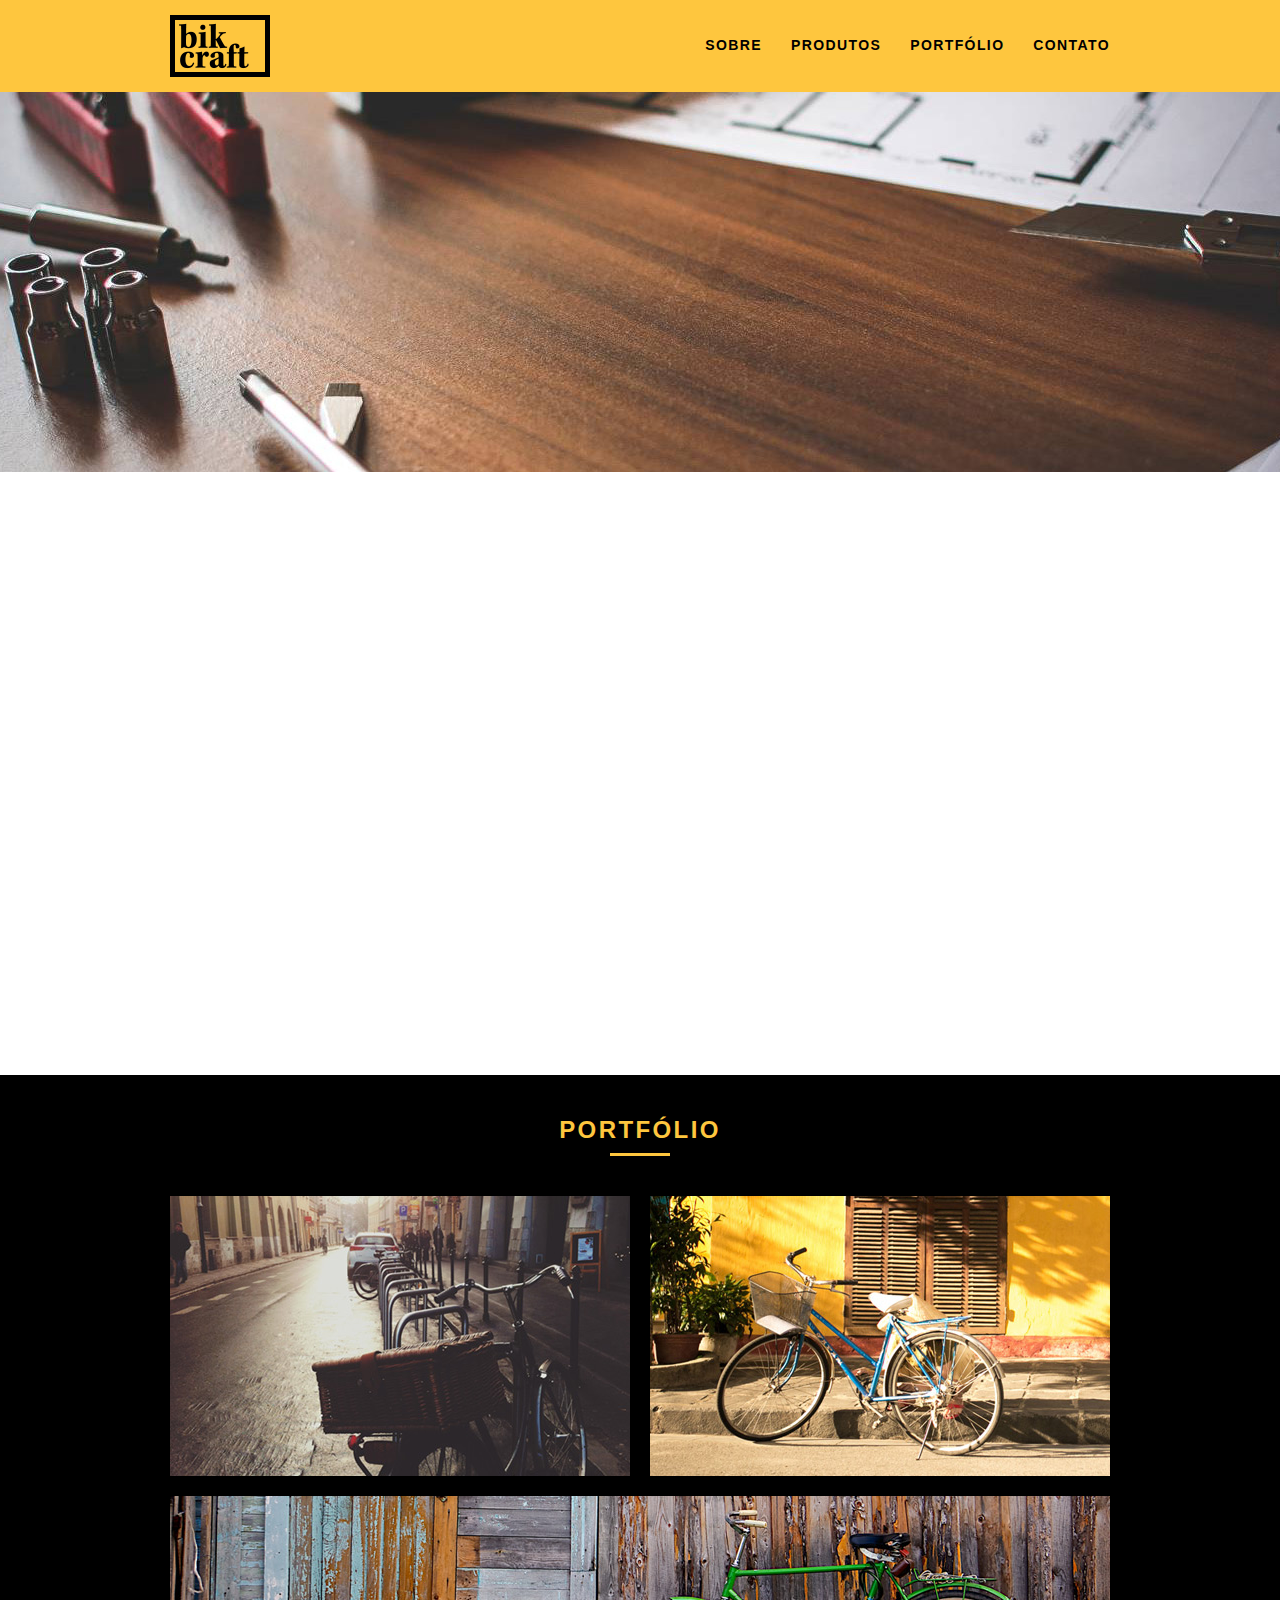
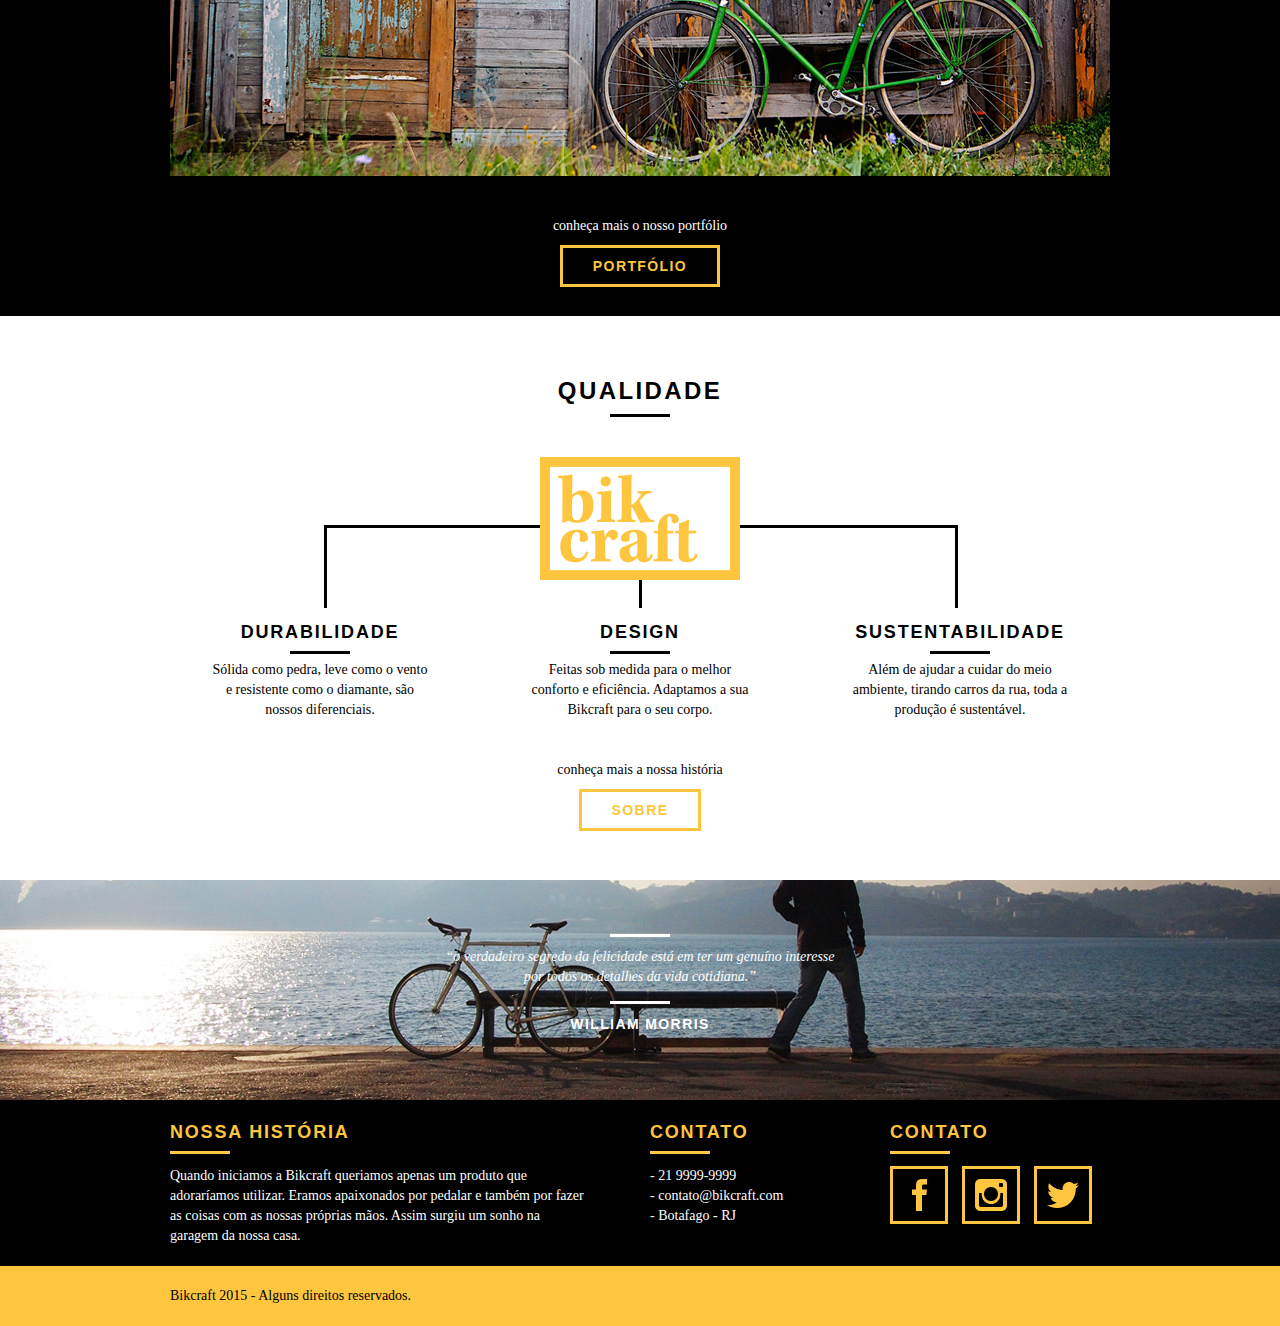
<file: bikcraft/index.html>
<!DOCTYPE html>
<html lang="pt-br">
	<head>
		<meta charset="utf-8">
		<title>Bikcraft - Bicicletas Personalizadas</title>
		<meta name="description" content="Compre a sua bicicleta personalizada na Bikcraft. Possuímos modelos Passeio, Retrô e Esporte.">

		<meta property="og:type" content="website"/>
		<meta property="og:title" content="Bikcraft - Bicicletas Personalizadas"/>
		<meta property="og:description" content="Compre a sua bicicleta personalizada na Bikcraft. Possuímos modelos Passeio, Retrô e Esporte."/>
		<meta property="og:url" content="http://bikcraft.com"/>
		<meta property="og:image" content="http://bikcraft.com/img/og-image.png"/>

		<meta name="viewport" content="width=device-width, initial-scale=1">

		<link rel="shortcut icon" href="favicon.ico">

		<link rel="stylesheet" href="css/style.css">
		<script src="js/libs/modernizr.custom.45655.js"></script>
	</head>
	<body>

		<header class="header">
			<div class="container">
				<a href="index.html" class="grid-4">
					<img src="img/bikcraft.png" alt="Bikcraft">
				</a>
				<nav class="grid-12 header_menu">
					<ul>
						<li><a href="sobre.html">Sobre</a></li>
						<li><a href="produtos.html">Produtos</a></li>
						<li><a href="portfolio.html">Portfólio</a></li>
						<li><a href="contato.html">Contato</a></li>
					</ul>
				</nav>
			</div>
		</header>

		<section class="introducao">
			<div class="container">
				<h1>Bicicletas Feitas a Mão</h1>
				<blockquote class="quote-externo">
					<p>“não tenha nada em sua casa que você não considere útil ou acredita ser bonito”</p>
					<cite>WILLIAM MORRIS</cite>
				</blockquote>
				<a href="produtos.html" class="btn">Orçamento</a>
			</div>
		</section>
		
		<section class="produtos container animar">
			<h2 class="subtitulo">Produtos</h2>
			<ul class="produtos_lista">

				<li class="grid-1-3">
					<div class="produtos_icone">
						<img src="img/produtos/passeio.png" alt="Bikcraft Passeio">
					</div>
					<h3>Passeio</h3>
					<p>Muito melhor do que passear pela orla a vidros fechados.</p>
				</li>

				<li class="grid-1-3">
					<div class="produtos_icone">
						<img src="img/produtos/esporte.png" alt="Bikcraft Esporte">
					</div>
					<h3>Esporte</h3>
					<p>Mais rápida do que Forrest Gump, ninguém vai pegar você.</p>
				</li>

				<li class="grid-1-3">
					<div class="produtos_icone">
						<img src="img/produtos/retro.png" alt="Bikcraft Retrô">
					</div>
					<h3>Retrô</h3>
					<p>O passado volta para lembrarmos o que devemos fazer no futuro.</p>
				</li>

			</ul>

			<div class="call">
				<p>clique aqui e veja os detalhes dos produtos</p>
				<a href="produtos.html" class="btn btn-preto">Produtos</a>
			</div>

		</section>
		<!-- Fecha Produtos -->

		<section class="portfolio">
			<div class="container">
				<h2 class="subtitulo">Portfólio</h2>
				<div class="portfolio_lista">
					<div class="grid-8"><img src="img/portfolio/retro.jpg" alt="Bicicleta Retrô"></div>
					<div class="grid-8"><img src="img/portfolio/passeio.jpg" alt="Bicicleta Passeio"></div>
					<div class="grid-16"><img src="img/portfolio/esporte.jpg" alt="Bicicleta Esporte"></div>
				</div>
				<div class="call">
					<p>conheça mais o nosso portfólio</p>
					<a href="portfolio.html" class="btn">Portfólio</a>
				</div>
			</div>
		</section>

		<section class="qualidade container">
			<h2 class="subtitulo">Qualidade</h2>
			<img src="img/bikcraft-qualidade.png" alt="Bikcraft">
			<ul class="qualidade_lista">
				<li class="grid-1-3">
					<h3>Durabilidade</h3>
					<p>Sólida como pedra, leve como o vento e resistente como o diamante, são nossos diferenciais.</p>
				</li>
				<li class="grid-1-3">
					<h3>Design</h3>
					<p>Feitas sob medida para o melhor conforto e eficiência. Adaptamos a sua Bikcraft para o seu corpo.</p>
				</li>
				<li class="grid-1-3">
					<h3>Sustentabilidade</h3>
					<p>Além de ajudar a cuidar do meio ambiente, tirando carros da rua, toda a produção é sustentável.</p>
				</li>
			</ul>
			<div class="call">
				<p>conheça mais a nossa história</p>
				<a href="sobre.html" class="btn btn-preto">Sobre</a>
			</div>
		</section>

		<div class="quebra">
			<blockquote class="quote-externo container">
				<p>“o verdadeiro segredo da felicidade está em ter um genuíno interesse por todos os detalhes da vida cotidiana.”</p>
				<cite>WILLIAM MORRIS</cite>
			</blockquote>
		</div>

		<footer>
			<div class="footer">
				<div class="container">

					<div class="grid-8 footer_historia">
						<h3>Nossa História</h3>
						<p>Quando iniciamos a Bikcraft queriamos apenas um produto que adoraríamos utilizar. Eramos apaixonados por pedalar e também por fazer as coisas com as nossas próprias mãos. Assim surgiu um sonho na garagem da nossa casa.</p>
					</div>

					<div class="grid-4 footer_contato">
						<h3>Contato</h3>
						<ul>
							<li>- 21 9999-9999</li>
							<li>- contato@bikcraft.com</li>
							<li>- Botafago - RJ</li>
						</ul>
					</div>

					<div class="grid-4 footer_redes">
						<h3>Contato</h3>
						<ul>
							<li><a href="http://facebook.com" target="_blank"><img src="img/redes-sociais/facebook.png" alt="Facebook Bikcraft"></a></li>
							<li><a href="http://instagram.com" target="_blank"><img src="img/redes-sociais/instagram.png" alt="Instagram Bikcraft"></a></li>
							<li><a href="http://twitter.com" target="_blank"><img src="img/redes-sociais/twitter.png" alt="Twitter Bikcraft"></a></li>
						</ul>
					</div>

				</div>
			</div>

			<div class="copy">
				<div class="container">
					<p class="grid-16">Bikcraft 2015 - Alguns direitos reservados.</p>
				</div>
			</div>
		</footer>

	<!-- JavaScript -->
	<script src="//ajax.googleapis.com/ajax/libs/jquery/1.11.2/jquery.min.js"></script>
	<script>window.jQuery || document.write('<script src="js/libs/jquery-1.11.2.min.js"><\/script>')</script>
	<script src="js/plugins.js"></script>
	<script src="js/main.js"></script>
	<!-- JavaScript -->

	</body>
</html>
</file>
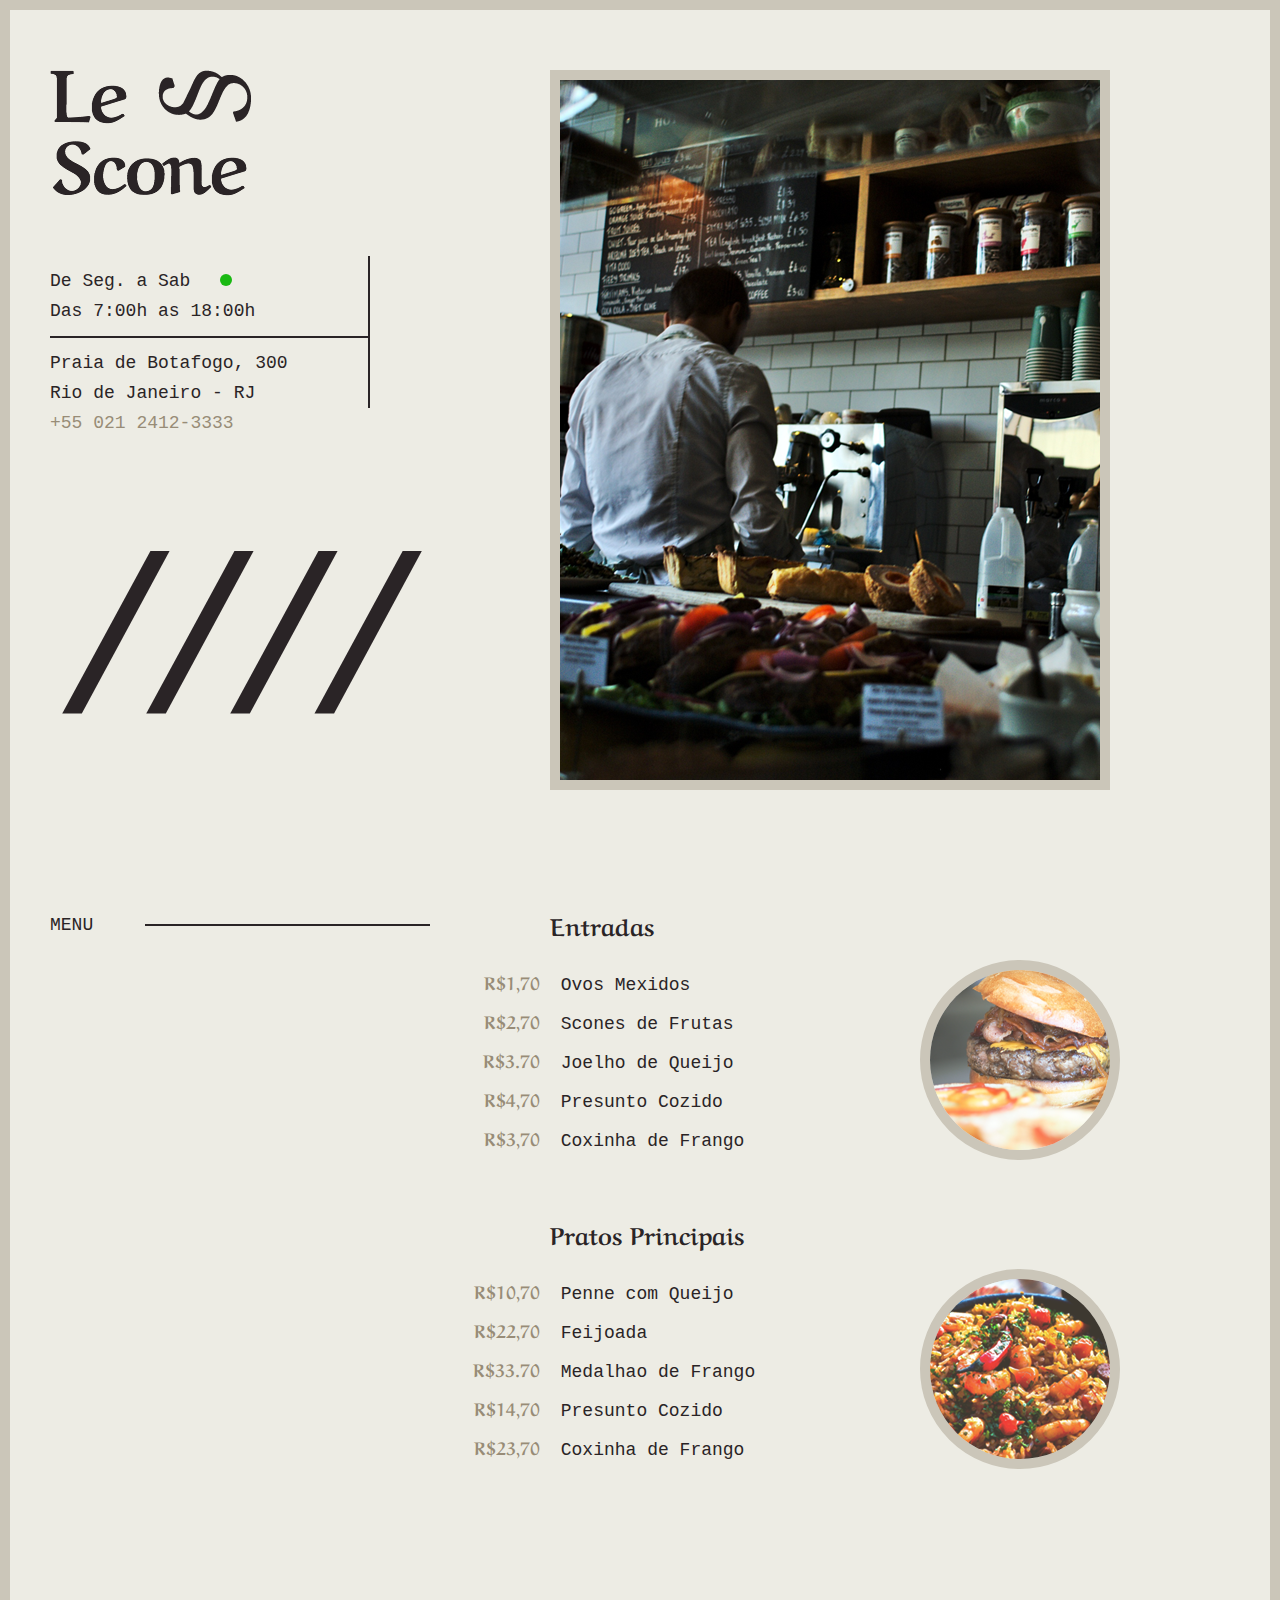
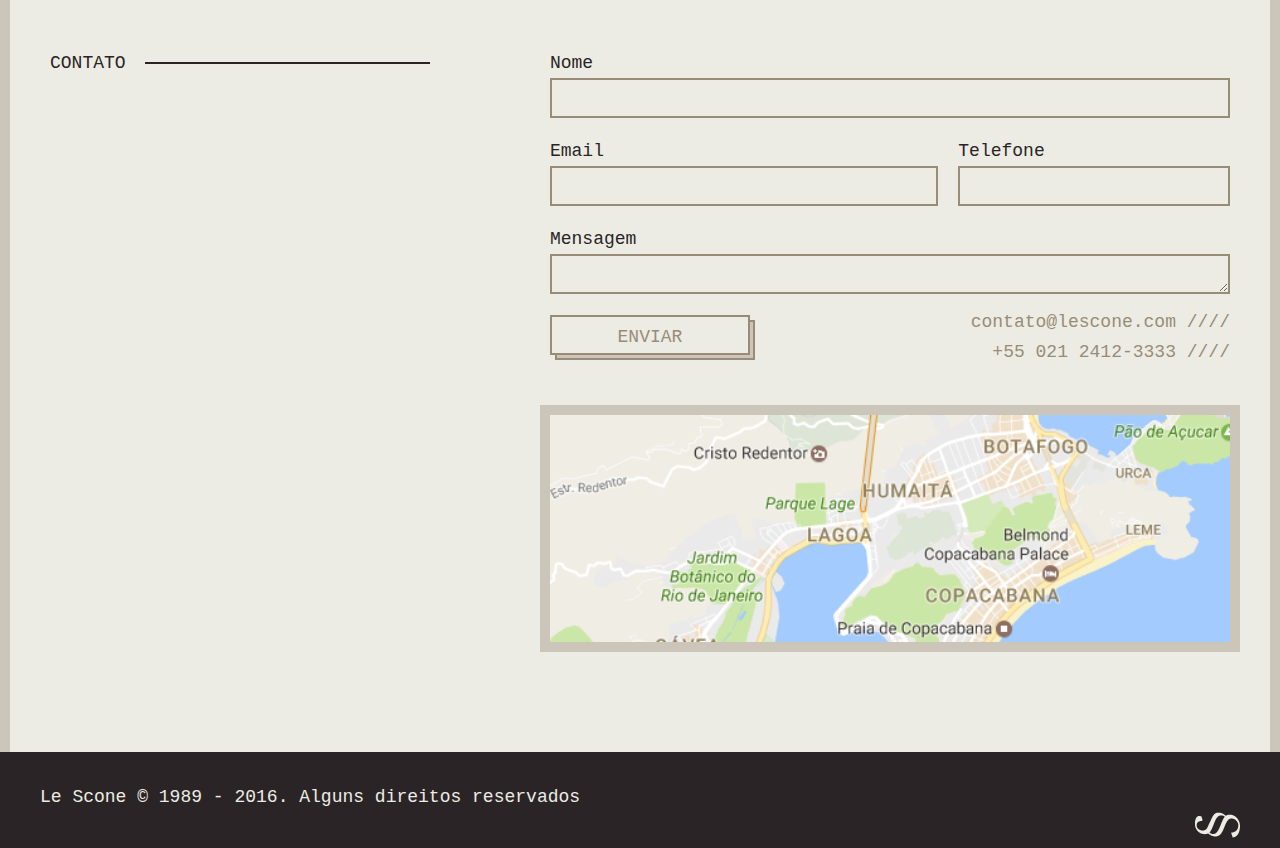
<file: lescone/index.html>
<!DOCTYPE html>
<html>
<head>
	<title>Le Scone</title>
	<meta name="description" content="Le Scone - Restaurante">
	<meta name="viewport" content="width=device-width, initial-scale=1">
	<link rel="stylesheet" href="./css/style.css">
	<link rel="preconnect" href="https://fonts.googleapis.com">
	<link rel="preconnect" href="https://fonts.gstatic.com" crossorigin>
	<link href="https://fonts.googleapis.com/css2?family=Aref+Ruqaa:wght@400;700&family=PT+Mono&display=swap" rel="stylesheet">
</head>

<body>
		<main class="container intro">
			<div class="grid-5">
				<img src="img/lescone.png" alt="Le Scone" class="logo">
				<div class="intro-info">
					<p>
						De Seg. a Sab<span class="aberto"></span>
						<br>
						Das 7:00h as 18:00h
					</p>
					<p>Praia de Botafogo, 300 <br>Rio de Janeiro - RJ</p>
				</div>
				<p class="intro-telefone">+55 021 2412-3333</p>
			</div>
			<div class="grid-7">
				<img  class="intro-foto" src="img/foto.png" alt="Foto de Le Scone">
			</div>
		</main>

		<section class="container menu">
			<h1 class="grid-4 titulo">Menu</h1>
			<div class="grid-7 offset-1">
				<div class="menu-item">
					<img src="img/prato-2.png" alt="Foto do Prato 1">
					<h2>Entradas</h2>
					<ul>
						<li><span>R$1,70</span> Ovos Mexidos</li>
						<li><span>R$2,70</span> Scones de Frutas</li>
						<li><span>R$3.70</span> Joelho de Queijo</li>
						<li><span>R$4,70</span> Presunto Cozido</li>
						<li><span>R$3,70</span> Coxinha de Frango</li>
					</ul>
				</div>
				<div class="menu-item">
					<img src="img/prato-1.png" alt="Foto do Prato 1">
					<h2>Pratos Principais</h2>
					<ul>
						<li><span>R$10,70</span> Penne com Queijo</li>
						<li><span>R$22,70</span> Feijoada</li>
						<li><span>R$33.70</span> Medalhao de Frango</li>
						<li><span>R$14,70</span> Presunto Cozido</li>
						<li><span>R$23,70</span> Coxinha de Frango</li>
					</ul>
				</div>
			</div>
		</section>

		<section class="container contato">
			<h1 class="grid-4 titulo">Contato</h1>
			<div class="grid-7 offset-1">
				<form action="">
					<label for="">Nome</label>
					<input type="text">
					<div class="row">
						<div class="grid-7">
							<label for="">Email</label>
							<input type="text">
						</div>
						<div class="grid-5">
							<label for="">Telefone</label>
							<input type="text">
						</div>
					</div>
					<label for="">Mensagem</label>
					<textarea></textarea>
					<input type="button" class="button" value="Enviar">
				</form>
				<div class="contato-info">
					<p>contato@lescone.com ////</p>
					<p>+55 021 2412-3333 ////</p>
				</div>
				<a href="#" class="contato-mapa">
					<img src="img/map.png" alt="Como chegar a Le Scone">
				</a>
			</div>
		</section>
		<footer>
			<div class="container">
				<p>Le Scone © 1989 - 2016. Alguns direitos reservados</p>
				<a href="https://www.origamid.com" target="_blank">
					<img src="img/lescone-icone.png" alt="Le Scone Icone">
				</a>
			</div>
		</footer>
</body>
</html>
</file>
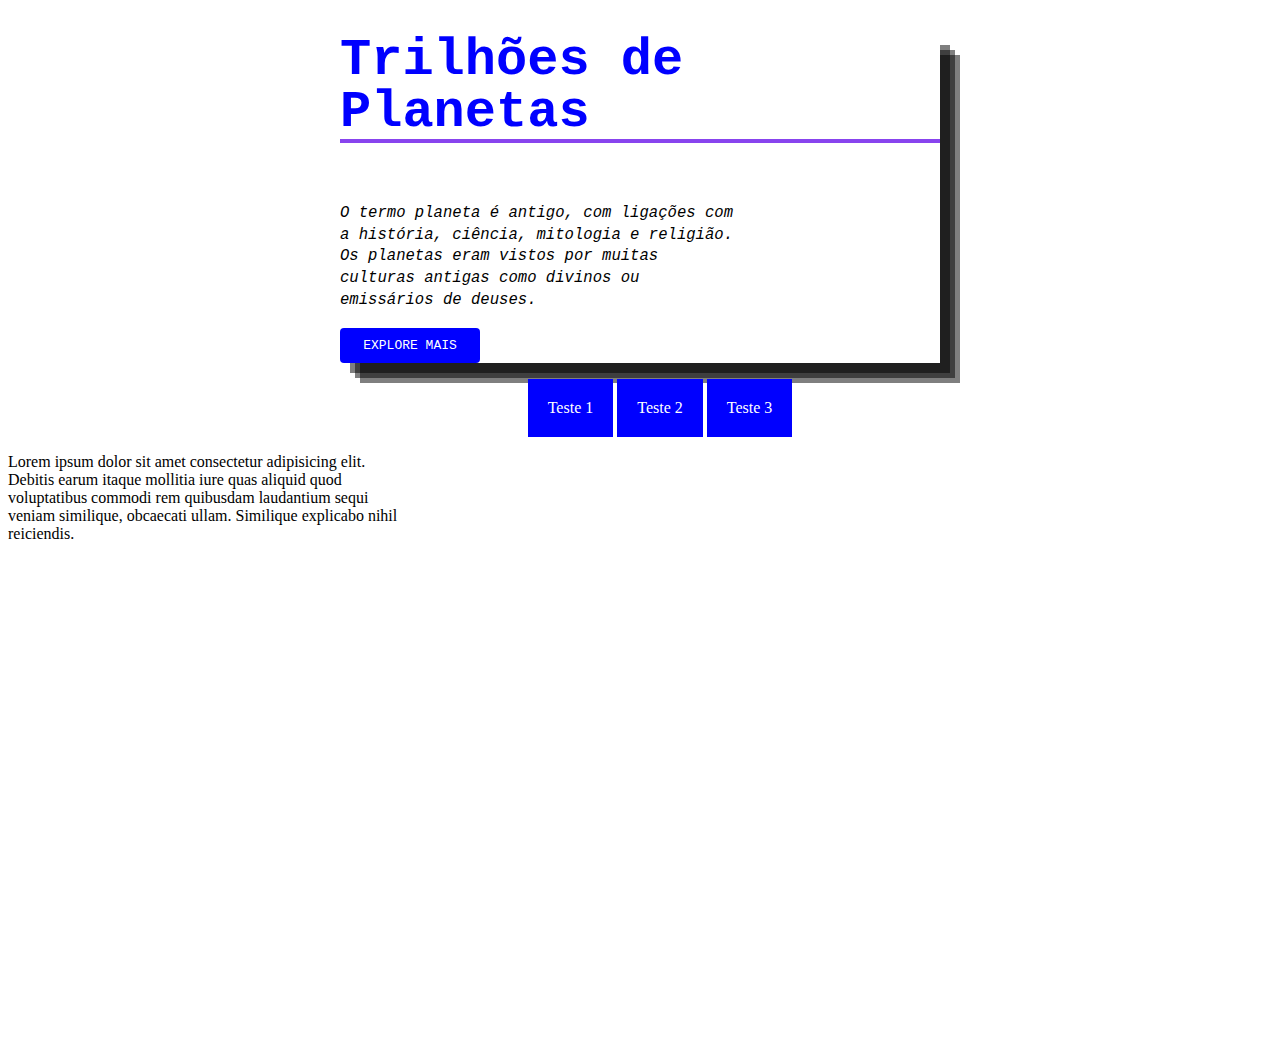
<file: sass/condicionais/index.html>
<!DOCTYPE html>
<html>
	<head>
		<link rel="stylesheet" type="text/css" href="css/style.css" />
	</head>
	<body>
		<section class="modal">
			<h1 class="titulo">Trilhões de Planetas</h1>
			<p>O termo planeta é antigo, com ligações com a história, ciência, mitologia e religião. Os planetas eram vistos por muitas culturas antigas como divinos ou emissários de deuses.</p>
			<a href="#">Explore Mais</a>
		</section>
		
		<ul>
			<li>
				<a href="#">Teste 1</a>
			</li>
			<li>
				<a href="#">Teste 2</a>
			</li>
			<li>
				<a href="#">Teste 3</a>
			</li>
		</ul>

		<div>
			<p>Lorem ipsum dolor sit amet consectetur adipisicing elit. Debitis earum itaque mollitia iure quas aliquid quod voluptatibus commodi rem quibusdam laudantium sequi veniam similique, obcaecati ullam. Similique explicabo nihil reiciendis.</p>
		</div>
	</body>
</html>
</file>
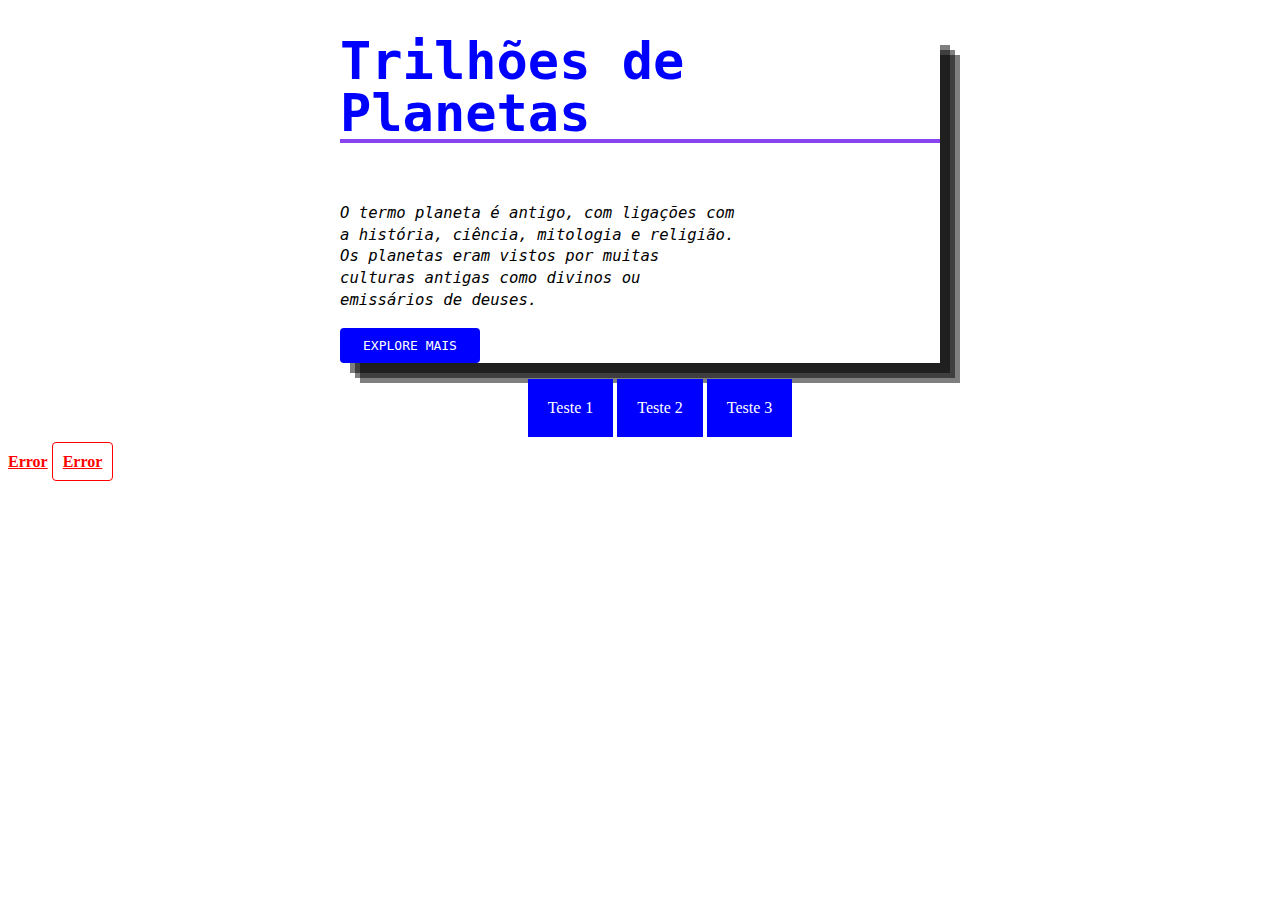
<file: sass/extend/index.html>
<!DOCTYPE html>
<html>
	<head>
		<link rel="stylesheet" type="text/css" href="css/style.css" />
	</head>
	<body>
		<section class="modal">
			<h1 class="titulo">Trilhões de Planetas</h1>
			<p>O termo planeta é antigo, com ligações com a história, ciência, mitologia e religião. Os planetas eram vistos por muitas culturas antigas como divinos ou emissários de deuses.</p>
			<a href="#">Explore Mais</a>
		</section>
		
		<ul>
			<li>
				<a href="#">Teste 1</a>
			</li>
			<li>
				<a href="#">Teste 2</a>
			</li>
			<li>
				<a href="#">Teste 3</a>
			</li>
		</ul>

		<div>
			<a class="erro" href="#">Error</a>
			<a class="button-erro" href="#">Error</a>
		</div>
	</body>
</html>
</file>
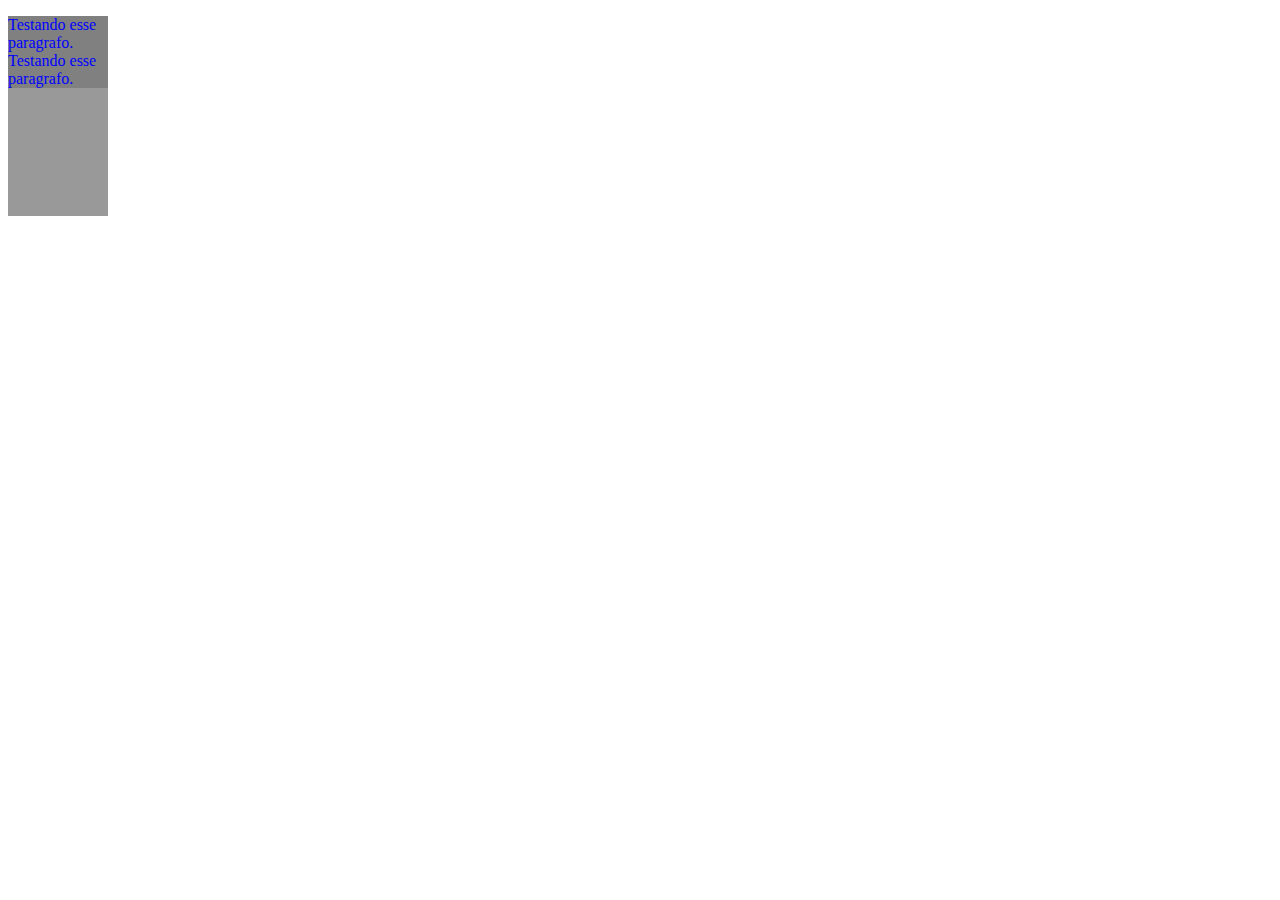
<file: sass/import/index.html>
<!DOCTYPE html>
<html>
	<head>
		<link rel="stylesheet" type="text/css" href="css/style.css" />
	</head>
	<body>
		<div>
			<p>
				Testando esse paragrafo.
				Testando esse paragrafo.
			</p>
		</div>
	</body>
</html>
</file>
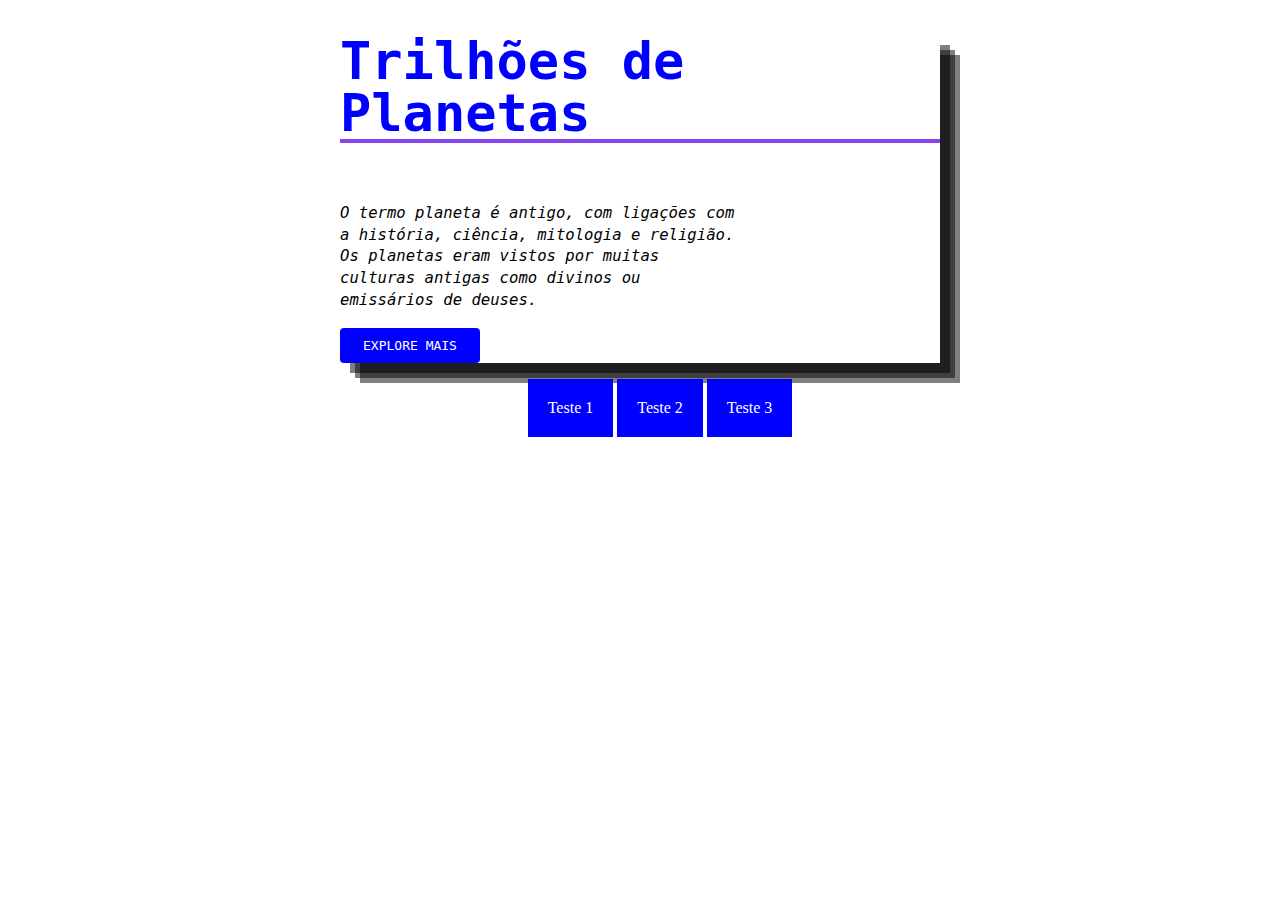
<file: sass/mixing/index.html>
<!DOCTYPE html>
<html>
	<head>
		<link rel="stylesheet" type="text/css" href="css/style.css" />
	</head>
	<body>
		<section class="modal">
			<h1 class="titulo">Trilhões de Planetas</h1>
			<p>O termo planeta é antigo, com ligações com a história, ciência, mitologia e religião. Os planetas eram vistos por muitas culturas antigas como divinos ou emissários de deuses.</p>
			<a href="#">Explore Mais</a>
		</section>
		
		<ul>
			<li>
				<a href="#">Teste 1</a>
			</li>
			<li>
				<a href="#">Teste 2</a>
			</li>
			<li>
				<a href="#">Teste 3</a>
			</li>
		</ul>
	</body>
</html>
</file>
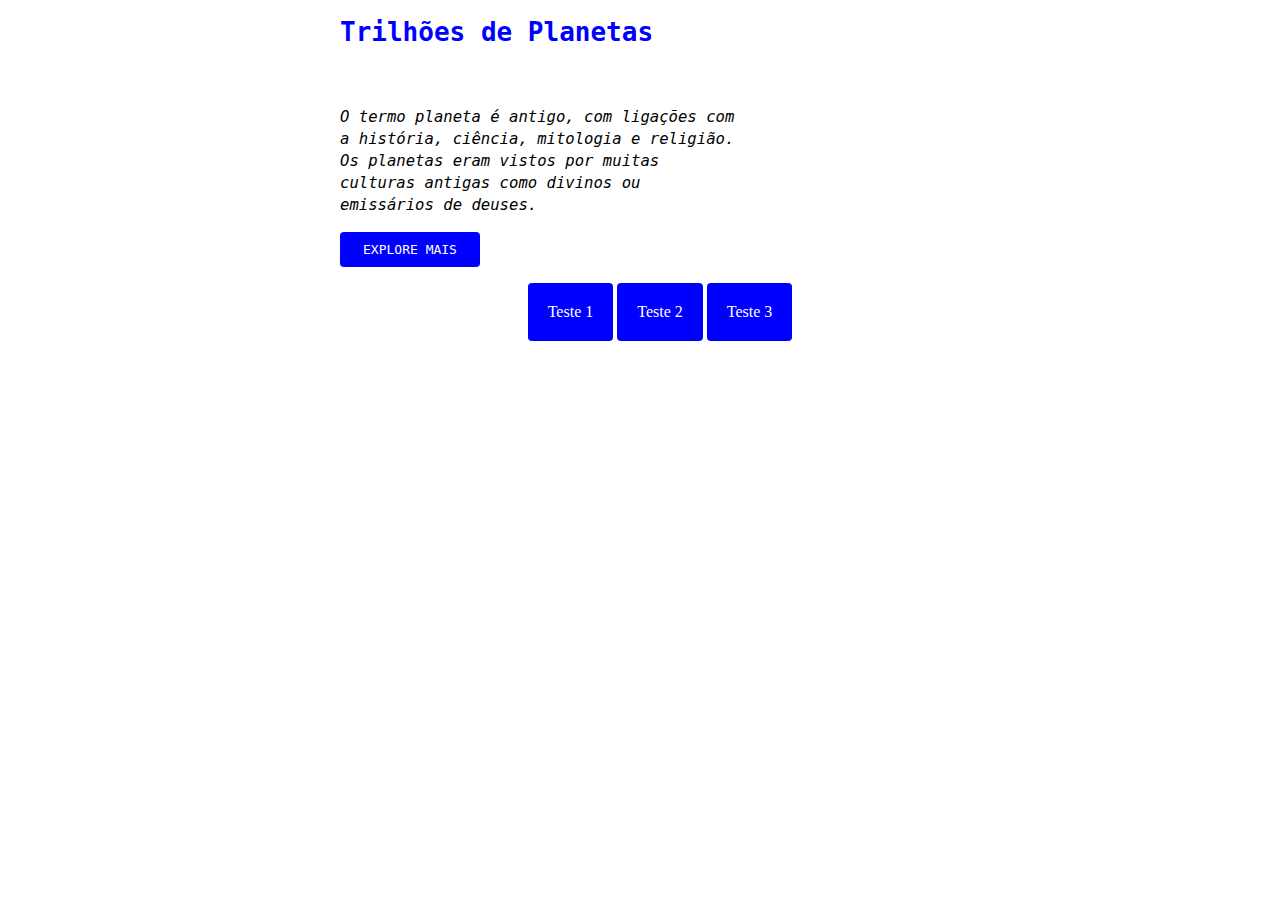
<file: sass/nesting/index.html>
<!DOCTYPE html>
<html>
	<head>
		<link rel="stylesheet" type="text/css" href="css/style.css" />
	</head>
	<body>
		<section class="modal">
			<h1>Trilhões de Planetas</h1>
			<p>O termo planeta é antigo, com ligações com a história, ciência, mitologia e religião. Os planetas eram vistos por muitas culturas antigas como divinos ou emissários de deuses.</p>
			<a href="#">Explore Mais</a>
		</section>
		
		<ul>
			<li>
				<a href="#">Teste 1</a>
			</li>
			<li>
				<a href="#">Teste 2</a>
			</li>
			<li>
				<a href="#">Teste 3</a>
			</li>
		</ul>
	</body>
</html>
</file>
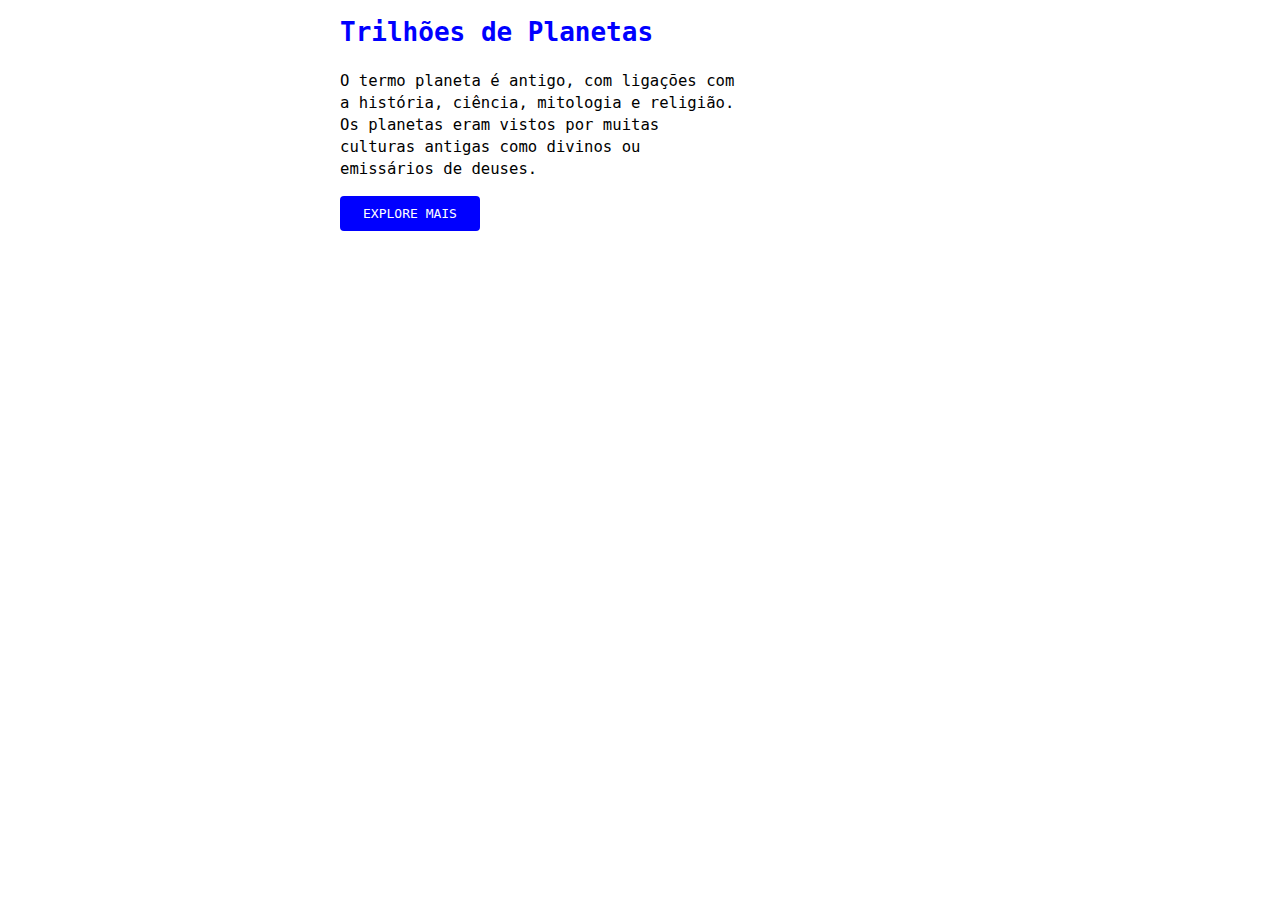
<file: sass/variaveis/index.html>
<!DOCTYPE html>
<html>
	<head>
		<link rel="stylesheet" type="text/css" href="css/style.css" />
	</head>
	<body>
		<section>
			<h1>Trilhões de Planetas</h1>
			<p>O termo planeta é antigo, com ligações com a história, ciência, mitologia e religião. Os planetas eram vistos por muitas culturas antigas como divinos ou emissários de deuses.</p>
			<a href="#">Explore Mais</a>
		</section>
	</body>
</html>
</file>
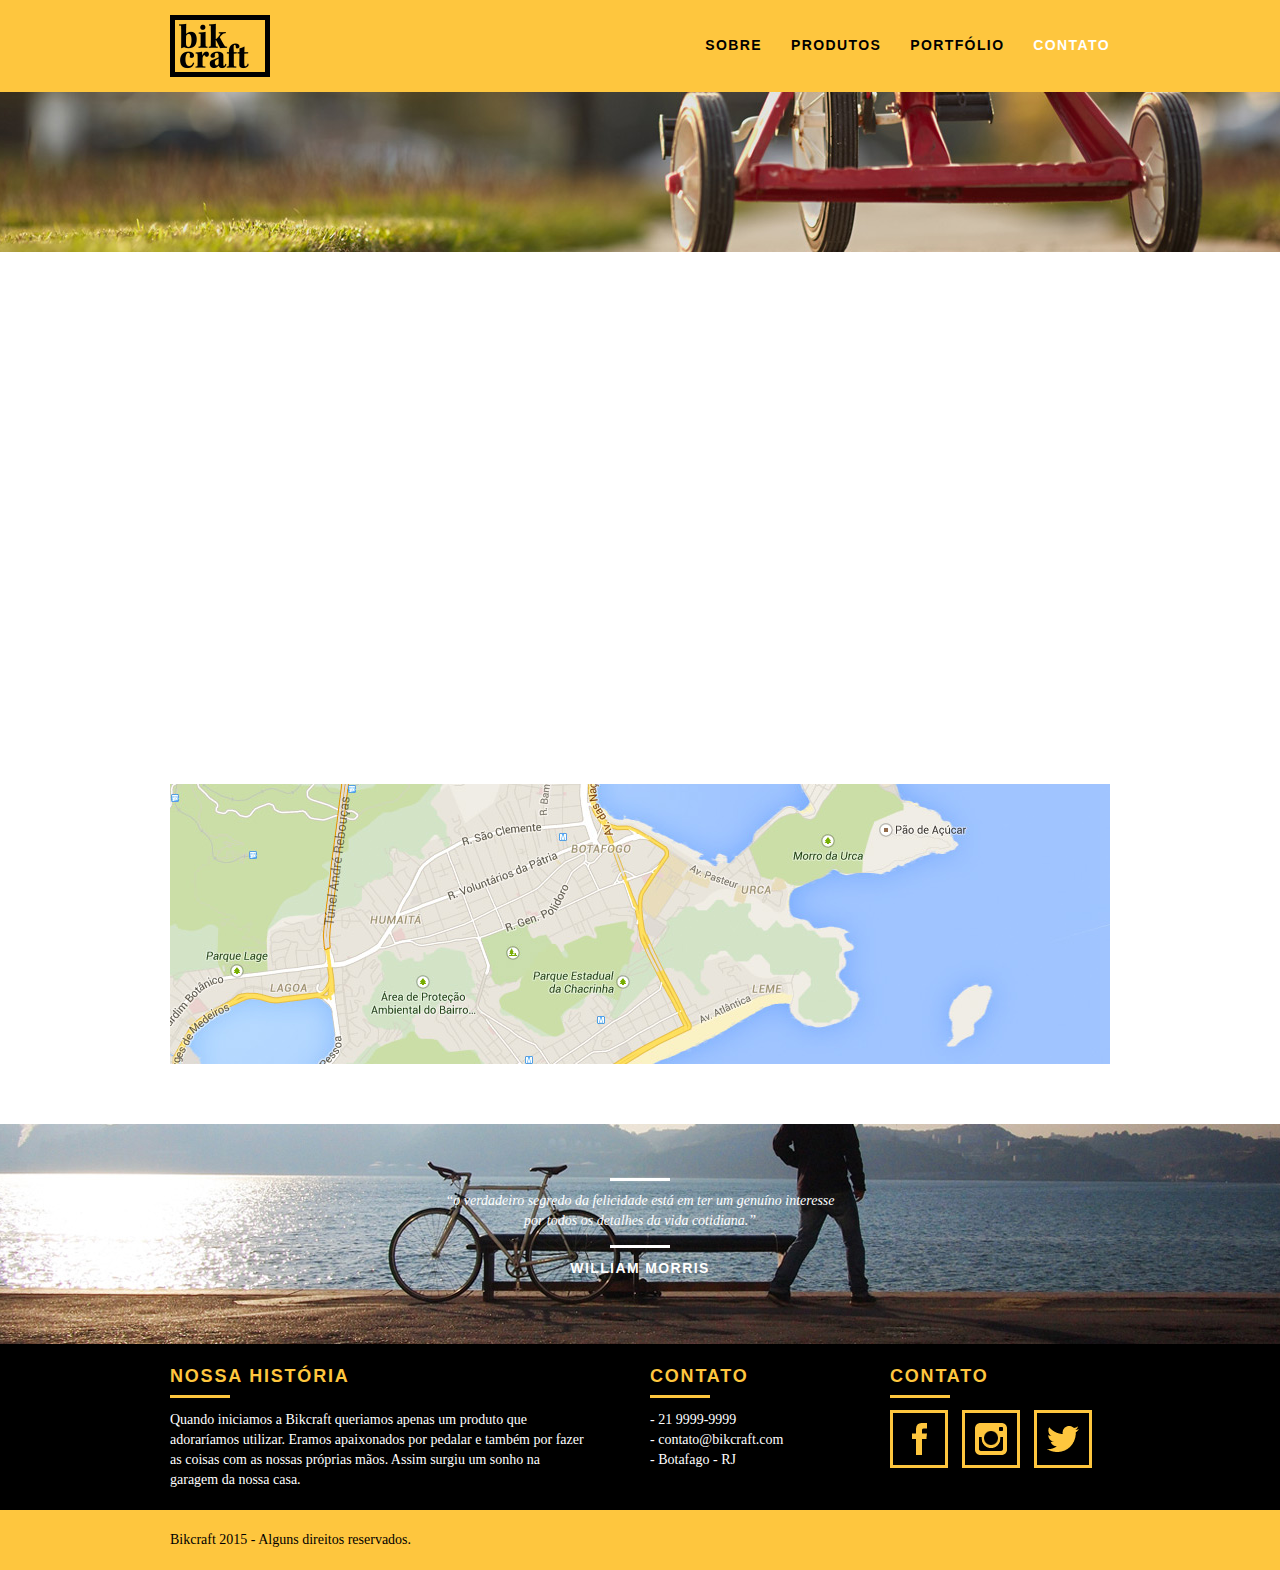
<file: bikcraft/contato.html>
<!DOCTYPE html>
<html lang="pt-br">
	<head>
		<meta charset="utf-8">
		<title>Bikcraft - Contato - 21 9999-9999</title>
		<meta name="description" content="Compre a sua bicicleta personalizada na Bikcraft. Possuímos modelos Passeio, Retrô e Esporte.">

		<meta property="og:type" content="website"/>
		<meta property="og:title" content="Bikcraft - Contato - 21 9999-9999"/>
		<meta property="og:description" content="Compre a sua bicicleta personalizada na Bikcraft. Possuímos modelos Passeio, Retrô e Esporte."/>
		<meta property="og:url" content="http://bikcraft.com/contato.html"/>
		<meta property="og:image" content="http://bikcraft.com/img/og-image.png"/>

		<meta name="viewport" content="width=device-width, initial-scale=1">

		<link rel="stylesheet" href="css/style.css">
		<script src="js/libs/modernizr.custom.45655.js"></script>
	</head>
	<body>

		<header class="header">
			<div class="container">
				<a href="index.html" class="grid-4">
					<img src="img/bikcraft.png" alt="Bikcraft">
				</a>
				<nav class="grid-12 header_menu">
					<ul>
						<li><a href="sobre.html">Sobre</a></li>
						<li><a href="produtos.html">Produtos</a></li>
						<li><a href="portfolio.html">Portfólio</a></li>
						<li><a href="contato.html" class="menu_ativo">Contato</a></li>
					</ul>
				</nav>
			</div>
		</header>

		<section class="introducao-interna interna_contato">
			<div class="container">
				<h1>Contato</h1>
				<p>tire suas dúvidas com a gente</p>
			</div>
		</section>

		<section class="contato container animar-interno">
			<form action="enviar.php" method="post" name="form" class="formphp contato_form grid-8">
				<label for="nome">Nome</label>
				<input id="nome" name="nome" type="text">
				<label for="email">E-mail</label>
				<input id="email" name="email" type="text">
				<label for="telefone">Telefone</label>
				<input id="telefone" name="telefone" type="text">

				<label class="nao-aparece">Se você não é um robô, deixe em branco.</label>
				<input type="text" class="nao-aparece" name="leaveblank">
				<label class="nao-aparece">Se você não é um robô, não mude este campo.</label>
				<input type="text" class="nao-aparece" name="dontchange" value="http://" >

				<label for="mensagem">Mensagem</label>
				<textarea name="mensagem" id="mensagem"></textarea>

				<button id="enviar" name="enviar" type="submit" class="btn btn-preto">Enviar</button>
			</form>

			<div class="contato_dados grid-8">
				<h3>Dados</h3>
				<span>+55 21 9999-9999</span>
				<span>orcamento@bikcraft.com</span>
				<span>Rua Ali Perto - Botafogo</span>
				<span>Rio de Janeiro - RJ - Brasil</span>
				<h3>Redes Sociais</h3>
				<ul>
					<li><a href="http://facebook.com" target="_blank"><img src="img/redes-sociais/facebook.png" alt="Facebook Bikcraft"></a></li>
					<li><a href="http://instagram.com" target="_blank"><img src="img/redes-sociais/instagram.png" alt="Instagram Bikcraft"></a></li>
					<li><a href="http://twitter.com" target="_blank"><img src="img/redes-sociais/twitter.png" alt="Twitter Bikcraft"></a></li>
				</ul>
			</div>
		</section>

		<section class="container contato_mapa">
			<a href="http://google.com" target="_blank" class="grid-16"><img src="img/endereco-bikcraft.jpg" alt="Endereço da Bikcraft"></a>
		</section>

		<div class="quebra">
			<blockquote class="quote-externo container">
				<p>“o verdadeiro segredo da felicidade está em ter um genuíno interesse por todos os detalhes da vida cotidiana.”</p>
				<cite>WILLIAM MORRIS</cite>
			</blockquote>
		</div>

		<footer>
			<div class="footer">
				<div class="container">

					<div class="grid-8 footer_historia">
						<h3>Nossa História</h3>
						<p>Quando iniciamos a Bikcraft queriamos apenas um produto que adoraríamos utilizar. Eramos apaixonados por pedalar e também por fazer as coisas com as nossas próprias mãos. Assim surgiu um sonho na garagem da nossa casa.</p>
					</div>

					<div class="grid-4 footer_contato">
						<h3>Contato</h3>
						<ul>
							<li>- 21 9999-9999</li>
							<li>- contato@bikcraft.com</li>
							<li>- Botafago - RJ</li>
						</ul>
					</div>

					<div class="grid-4 footer_redes">
						<h3>Contato</h3>
						<ul>
							<li><a href="http://facebook.com" target="_blank"><img src="img/redes-sociais/facebook.png" alt="Facebook Bikcraft"></a></li>
							<li><a href="http://instagram.com" target="_blank"><img src="img/redes-sociais/instagram.png" alt="Instagram Bikcraft"></a></li>
							<li><a href="http://twitter.com" target="_blank"><img src="img/redes-sociais/twitter.png" alt="Twitter Bikcraft"></a></li>
						</ul>
					</div>

				</div>
			</div>

			<div class="copy">
				<div class="container">
					<p class="grid-16">Bikcraft 2015 - Alguns direitos reservados.</p>
				</div>
			</div>
		</footer>

	<!-- JavaScript -->
	<script src="//ajax.googleapis.com/ajax/libs/jquery/1.11.2/jquery.min.js"></script>
	<script>window.jQuery || document.write('<script src="js/libs/jquery-1.11.2.min.js"><\/script>')</script>
	<script src="js/plugins.js"></script>
	<script src="js/main.js"></script>
	<!-- JavaScript -->

	</body>
</html>
</file>
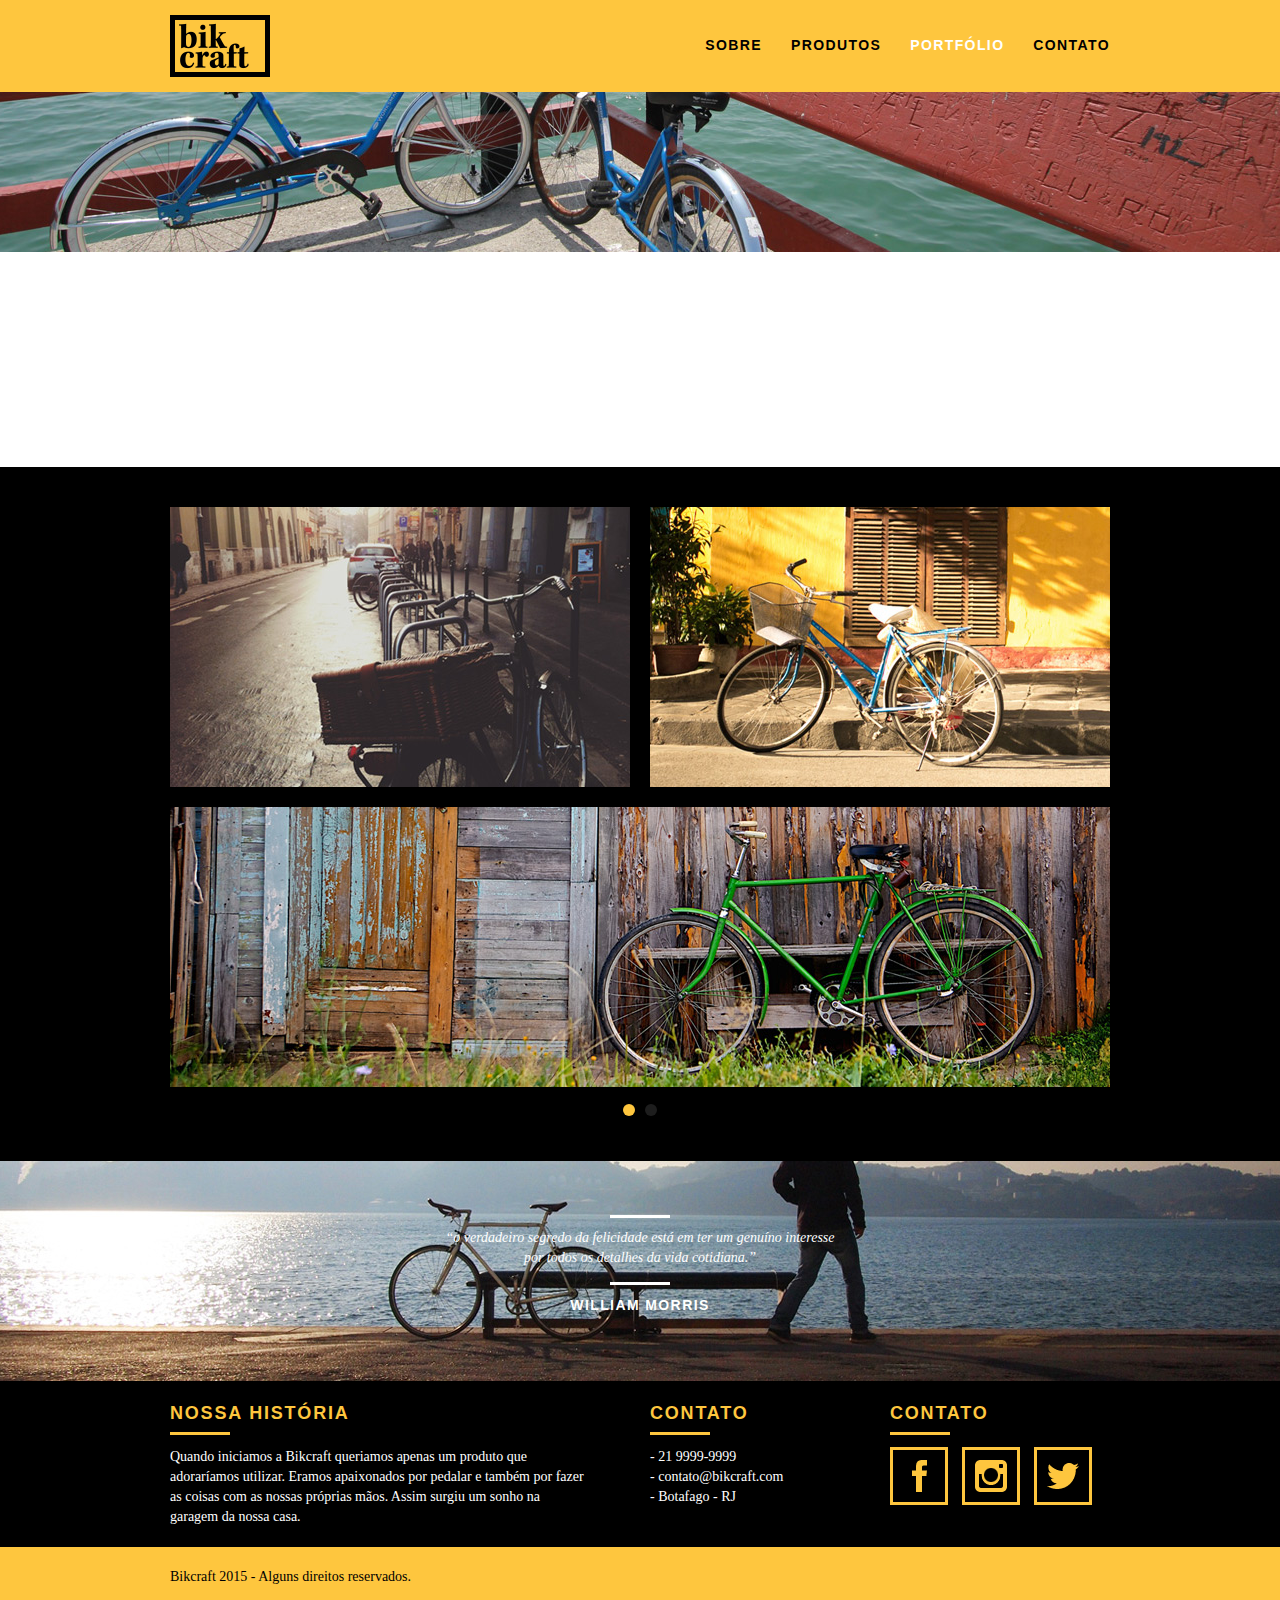
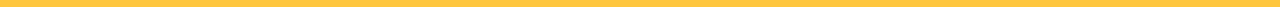
<file: bikcraft/portfolio.html>
<!DOCTYPE html>
<html lang="pt-br">
	<head>
		<meta charset="utf-8">
		<title>Bikcraft - Conheça o portfólio de clientes</title>
		<meta name="description" content="Compre a sua bicicleta personalizada na Bikcraft. Possuímos modelos Passeio, Retrô e Esporte.">

		<meta property="og:type" content="website"/>
		<meta property="og:title" content="Bikcraft - Conheça o portfólio de clientes"/>
		<meta property="og:description" content="Compre a sua bicicleta personalizada na Bikcraft. Possuímos modelos Passeio, Retrô e Esporte."/>
		<meta property="og:url" content="http://bikcraft.com/portfolio.html"/>
		<meta property="og:image" content="http://bikcraft.com/img/og-image.png"/>

		<meta name="viewport" content="width=device-width, initial-scale=1">

		<link rel="shortcut icon" href="favicon.ico">

		<link rel="stylesheet" href="css/style.css">
		<script src="js/libs/modernizr.custom.45655.js"></script>
	</head>
	<body>

		<header class="header">
			<div class="container">
				<a href="index.html" class="grid-4">
					<img src="img/bikcraft.png" alt="Bikcraft">
				</a>
				<nav class="grid-12 header_menu">
					<ul>
						<li><a href="sobre.html">Sobre</a></li>
						<li><a href="produtos.html">Produtos</a></li>
						<li><a href="portfolio.html" class="menu_ativo">Portfólio</a></li>
						<li><a href="contato.html">Contato</a></li>
					</ul>
				</nav>
			</div>
		</header>

		<section class="introducao-interna interna_portfolio">
			<div class="container">
				<h1>Portfólio</h1>
				<p>conheça os projetos que amamos mostrar</p>
			</div>
		</section>

		<section class="container animar-interno">
			<ul class="rslides">
				<li>
					<blockquote class="quote_clientes">
						<p>“Pedalar sempre foi a minha paixão, o que o pessoal da Bikcraft fez foi intensificar o meu amor por esta atividade. Recomendo à todos que amo.”</p>
						<cite>Barbara Moss</cite>
					</blockquote>
				</li>

				<li>
					<blockquote class="quote_clientes">
						<p>“Nada melhor do que dar um rolê com a minha Bikcraft na orla. Essa é a minha companheira mais fiel, nunca me traiu e está sempre a minha disposição.”</p>
						<cite>Jhony Rato</cite>
					</blockquote>
				</li>

				<li>
					<blockquote class="quote_clientes">
						<p>“Aqueles que ainda não possuem uma Bikcraft, não sabem o que estão perdendo. A precisão é absurda e a velocidade transcendental. Nunca vida nada igual.”</p>
						<cite>Bernardo</cite>
					</blockquote>
				</li>
			</ul>
		</section>

		<section class="portfolio">
			<div class="container">
				<ul class="portfolio_lista rslides_portfolio">

					<li>
						<div class="grid-8"><img src="img/portfolio/retro.jpg" alt="Bicicleta Retrô"></div>
						<div class="grid-8"><img src="img/portfolio/passeio.jpg" alt="Bicicleta Passeio"></div>
						<div class="grid-16"><img src="img/portfolio/esporte.jpg" alt="Bicicleta Esporte"></div>
					</li>

					<li>
						<div class="grid-8"><img src="img/portfolio/passeio.jpg" alt="Bicicleta Passeio"></div>
						<div class="grid-8"><img src="img/portfolio/retro.jpg" alt="Bicicleta Retrô"></div>
						<div class="grid-16"><img src="img/portfolio/esporte.jpg" alt="Bicicleta Esporte"></div>
					</li>

				</ul>
			</div>
		</section>

		<div class="quebra">
			<blockquote class="quote-externo container">
				<p>“o verdadeiro segredo da felicidade está em ter um genuíno interesse por todos os detalhes da vida cotidiana.”</p>
				<cite>WILLIAM MORRIS</cite>
			</blockquote>
		</div>

		<footer>
			<div class="footer">
				<div class="container">

					<div class="grid-8 footer_historia">
						<h3>Nossa História</h3>
						<p>Quando iniciamos a Bikcraft queriamos apenas um produto que adoraríamos utilizar. Eramos apaixonados por pedalar e também por fazer as coisas com as nossas próprias mãos. Assim surgiu um sonho na garagem da nossa casa.</p>
					</div>

					<div class="grid-4 footer_contato">
						<h3>Contato</h3>
						<ul>
							<li>- 21 9999-9999</li>
							<li>- contato@bikcraft.com</li>
							<li>- Botafago - RJ</li>
						</ul>
					</div>

					<div class="grid-4 footer_redes">
						<h3>Contato</h3>
						<ul>
							<li><a href="http://facebook.com" target="_blank"><img src="img/redes-sociais/facebook.png" alt="Facebook Bikcraft"></a></li>
							<li><a href="http://instagram.com" target="_blank"><img src="img/redes-sociais/instagram.png" alt="Instagram Bikcraft"></a></li>
							<li><a href="http://twitter.com" target="_blank"><img src="img/redes-sociais/twitter.png" alt="Twitter Bikcraft"></a></li>
						</ul>
					</div>

				</div>
			</div>

			<div class="copy">
				<div class="container">
					<p class="grid-16">Bikcraft 2015 - Alguns direitos reservados.</p>
				</div>
			</div>
		</footer>

	<!-- JavaScript -->
	<script src="//ajax.googleapis.com/ajax/libs/jquery/1.11.2/jquery.min.js"></script>
	<script>window.jQuery || document.write('<script src="js/libs/jquery-1.11.2.min.js"><\/script>')</script>
	<script src="js/plugins.js"></script>
	<script src="js/main.js"></script>
	<!-- JavaScript -->

	</body>
</html>
</file>
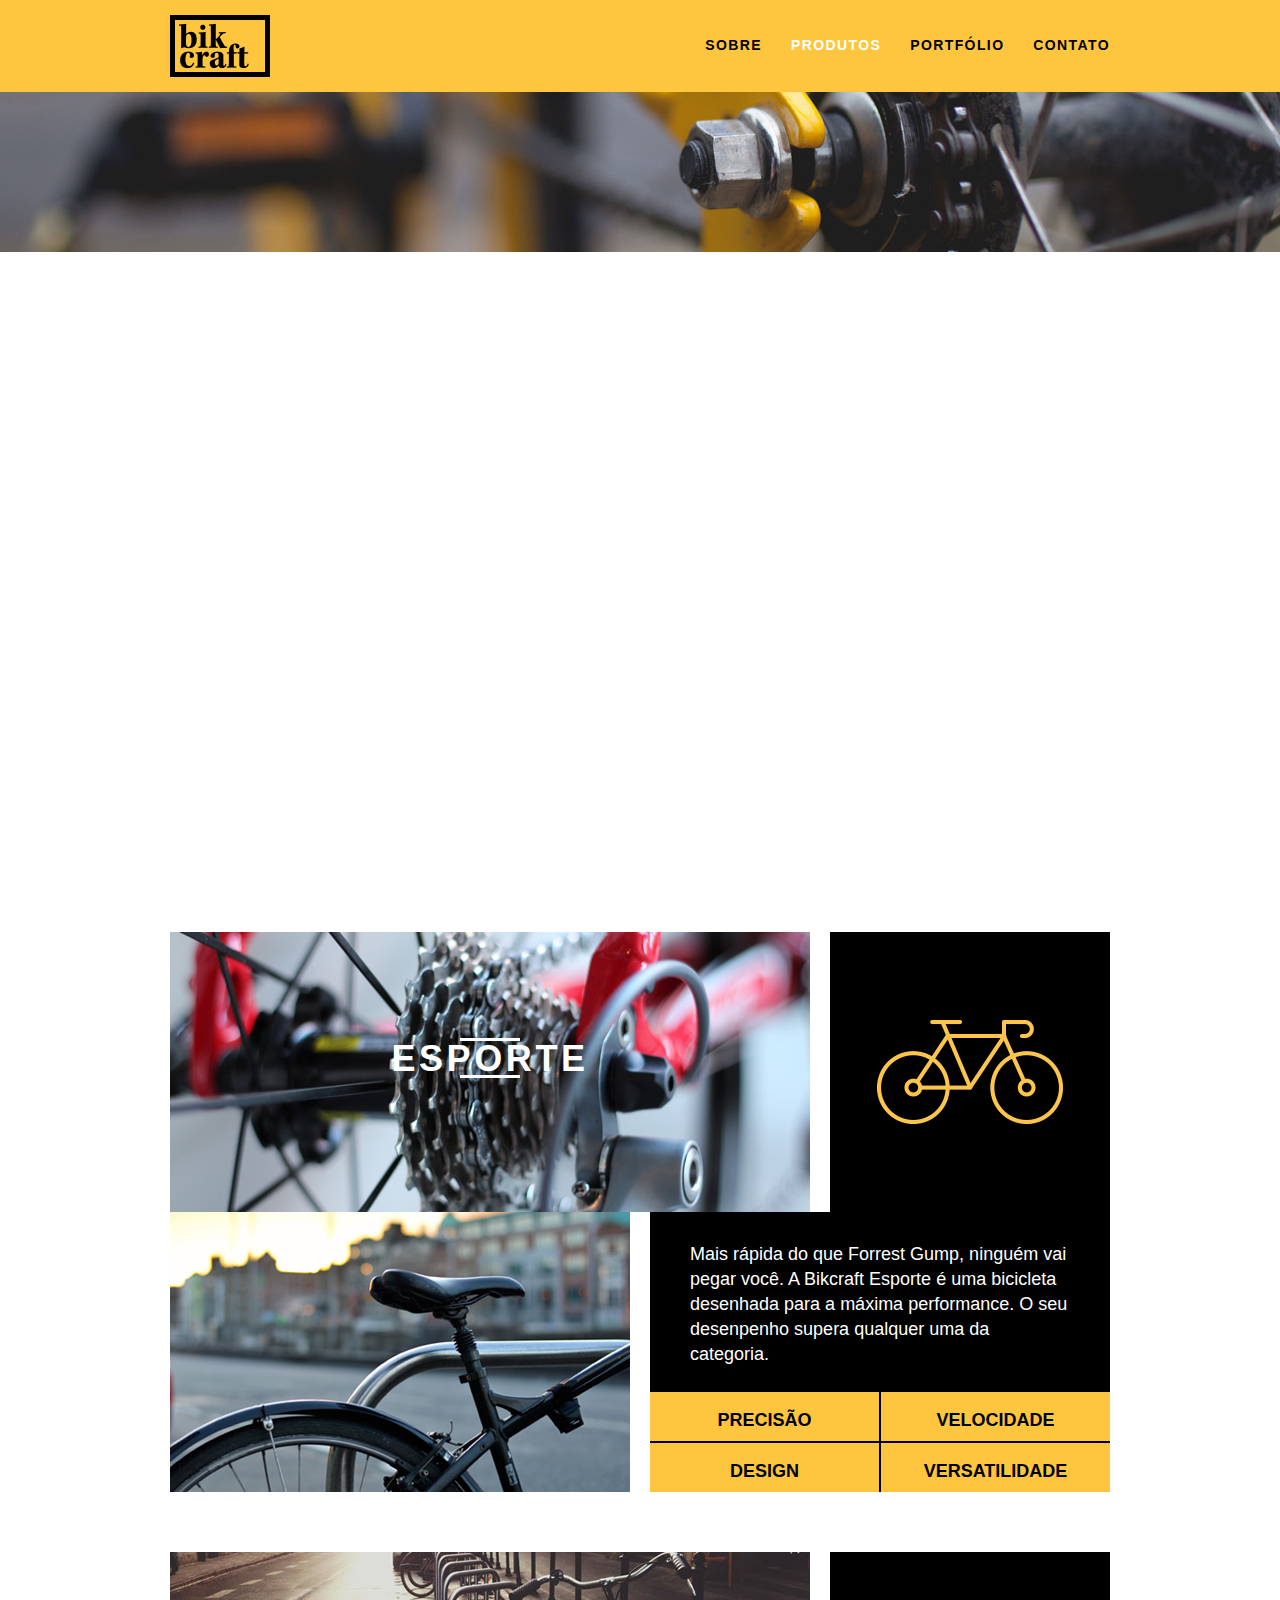
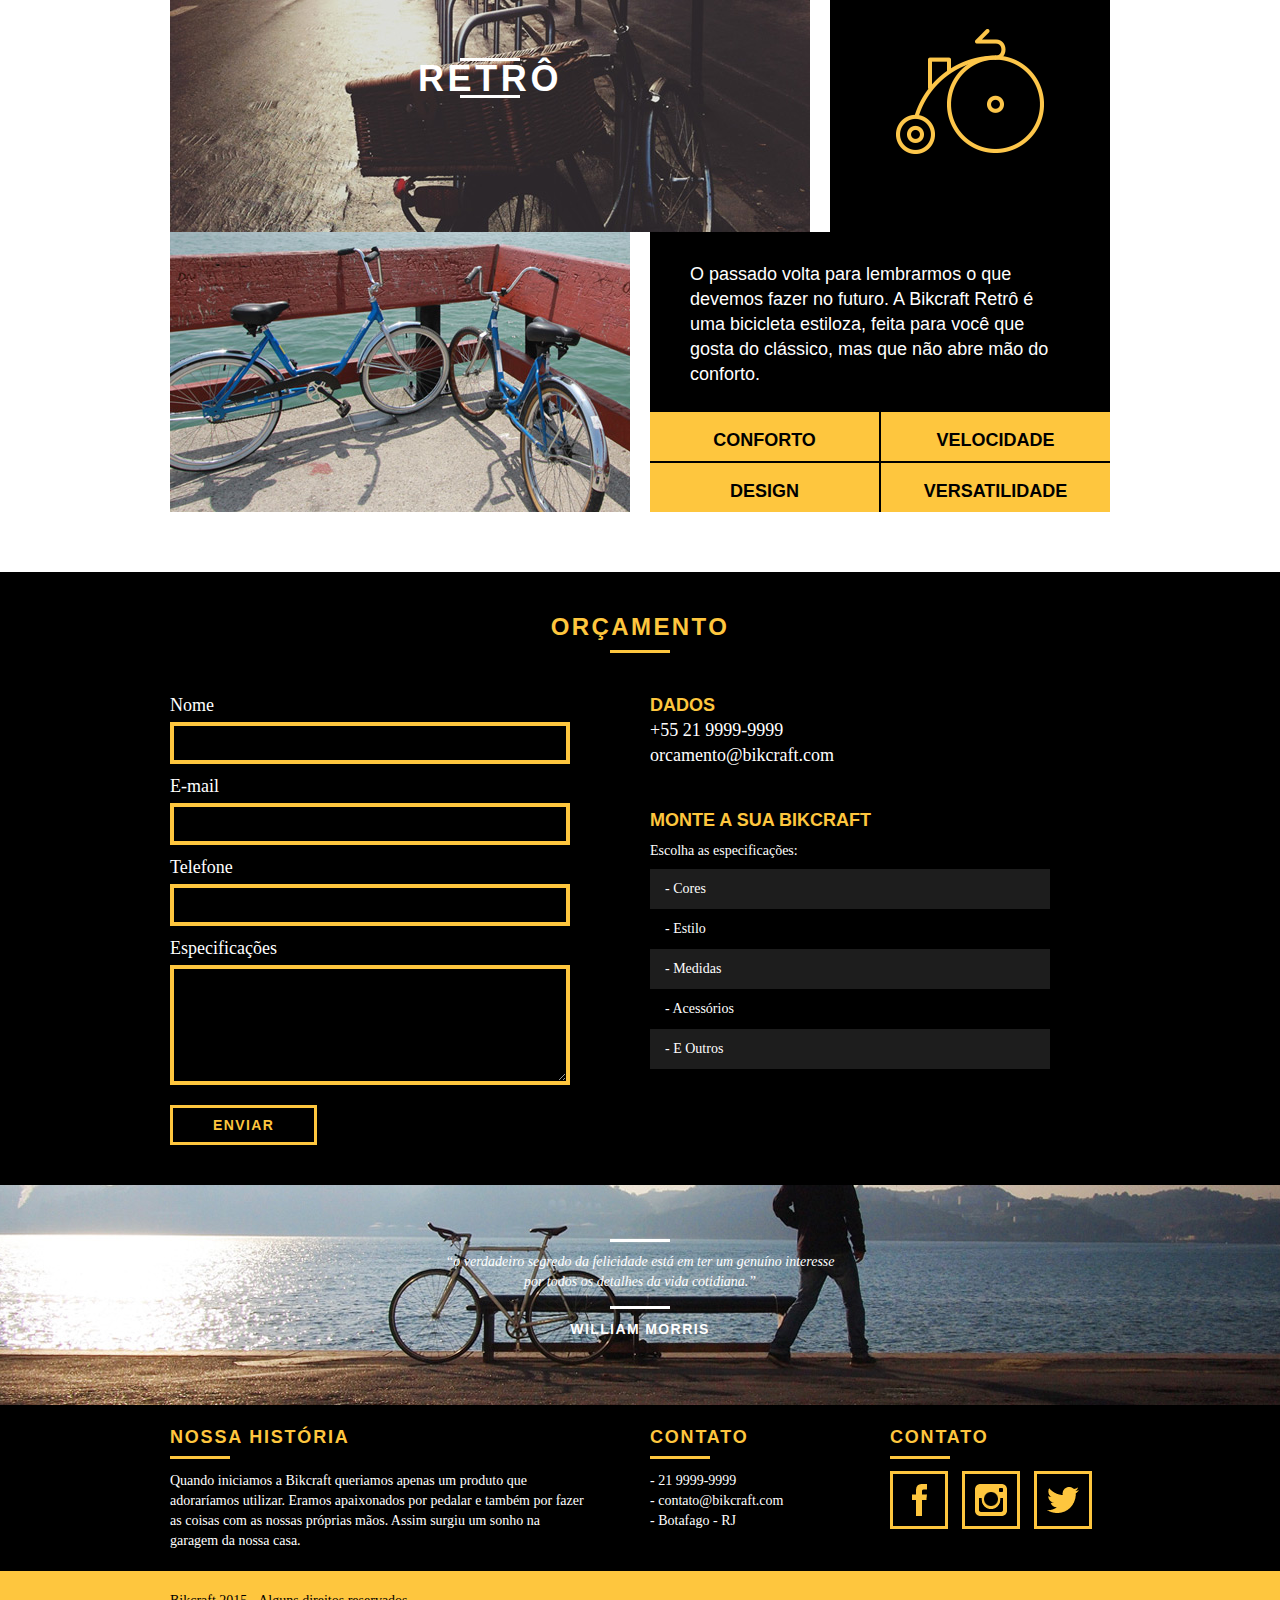
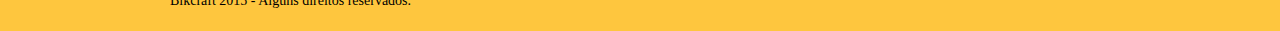
<file: bikcraft/produtos.html>
<!DOCTYPE html>
<html lang="pt-br">
	<head>
		<meta charset="utf-8">
		<title>Bikcraft - Conheça as linhas Passeio, Retrô e Esporte</title>
		<meta name="description" content="Compre a sua bicicleta personalizada na Bikcraft. Possuímos modelos Passeio, Retrô e Esporte.">

		<meta property="og:type" content="website"/>
		<meta property="og:title" content="Bikcraft - Conheça as linhas Passeio, Retrô e Esporte"/>
		<meta property="og:description" content="Compre a sua bicicleta personalizada na Bikcraft. Possuímos modelos Passeio, Retrô e Esporte."/>
		<meta property="og:url" content="http://bikcraft.com/produtos.html"/>
		<meta property="og:image" content="http://bikcraft.com/img/og-image.png"/>

		<meta name="viewport" content="width=device-width, initial-scale=1">

		<link rel="shortcut icon" href="favicon.ico">

		<link rel="stylesheet" href="css/style.css">
		<script src="js/libs/modernizr.custom.45655.js"></script>
	</head>
	<body>

		<header class="header">
			<div class="container">
				<a href="index.html" class="grid-4">
					<img src="img/bikcraft.png" alt="Bikcraft">
				</a>
				<nav class="grid-12 header_menu">
					<ul>
						<li><a href="sobre.html">Sobre</a></li>
						<li><a href="produtos.html" class="menu_ativo">Produtos</a></li>
						<li><a href="portfolio.html">Portfólio</a></li>
						<li><a href="contato.html">Contato</a></li>
					</ul>
				</nav>
			</div>
		</header>

		<section class="introducao-interna interna_produtos">
			<div class="container">
				<h1>Produtos</h1>
				<p>conheça todos os nossos produtos</p>
			</div>
		</section>

		<section class="container produto_item animar-interno">
			<div class="grid-11">
				<img src="img/produtos/bikcraft-passeio-1.jpg" alt="Bikcraft Passeio">
				<h2>Passeio</h2>
			</div>
			<div class="grid-5 produto_icone"><img src="img/produtos/passeio.png" alt="Icone Passeio"></div>
			<div class="grid-8"><img src="img/produtos/bikcraft-passeio-2.jpg" alt="Bikcraft Passeio"></div>
			<div class="grid-8 produto_info">
				<p>Muito melhor do que passear pela orla a vidros fechados. A Bikcraft Passeio é uma bicicleta que une conforto e praticidade para o seu dia a dia. Você nunca mais vai querer saber de outra.</p>
				<ul>
					<li>Conforto</li>
					<li>Praticidade</li>
					<li>Design</li>
					<li>Versatilidade</li>
				</ul>
			</div>
		</section>

		<section class="container produto_item">
			<div class="grid-11">
				<img src="img/produtos/bikcraft-esporte-1.jpg" alt="Bikcraft Esporte">
				<h2>Esporte</h2>
			</div>
			<div class="grid-5 produto_icone"><img src="img/produtos/esporte.png" alt="Icone Esporte"></div>
			<div class="grid-8"><img src="img/produtos/bikcraft-esporte-2.jpg" alt="Bikcraft Esporte"></div>
			<div class="grid-8 produto_info">
				<p>Mais rápida do que Forrest Gump, ninguém vai pegar você. A Bikcraft Esporte é uma bicicleta desenhada para a máxima performance. O seu desenpenho supera qualquer uma da categoria.</p>
				<ul>
					<li>Precisão</li>
					<li>Velocidade</li>
					<li>Design</li>
					<li>Versatilidade</li>
				</ul>
			</div>
		</section>

		<section class="container produto_item">
			<div class="grid-11">
				<img src="img/produtos/bikcraft-retro-1.jpg" alt="Bikcraft Retrô">
				<h2>Retrô</h2>
			</div>
			<div class="grid-5 produto_icone"><img src="img/produtos/retro.png" alt="Icone Retrô"></div>
			<div class="grid-8"><img src="img/produtos/bikcraft-retro-2.jpg" alt="Bikcraft Retrô"></div>
			<div class="grid-8 produto_info">
				<p>O passado volta para lembrarmos o que devemos fazer no futuro. A Bikcraft Retrô é uma bicicleta estiloza, feita para você que gosta do clássico, mas que não abre mão do conforto.</p>
				<ul>
					<li>Conforto</li>
					<li>Velocidade</li>
					<li>Design</li>
					<li>Versatilidade</li>
				</ul>
			</div>
		</section>

		<section class="orcamento">
			<div class="container">
				<h2 class="subtitulo">Orçamento</h2>
				<form action="enviar.php" method="post" name="form" class="formphp form grid-8">
					<label for="nome">Nome</label>
					<input id="nome" name="nome" type="text">
					<label for="email">E-mail</label>
					<input id="email" name="email" type="text">
					<label for="telefone">Telefone</label>
					<input id="telefone" name="telefone" type="text">

					<label class="nao-aparece">Se você não é um robô, deixe em branco.</label>
					<input type="text" class="nao-aparece" name="leaveblank">
					<label class="nao-aparece">Se você não é um robô, não mude este campo.</label>
					<input type="text" class="nao-aparece" name="dontchange" value="http://" >

					<label for="mensagem">Especificações</label>
					<textarea name="mensagem" id="mensagem"></textarea>

					<button id="enviar" name="enviar" type="submit" class="btn">Enviar</button>
				</form>
				<div class="orcamento_dados grid-8">
					<h3>Dados</h3>
					<span>+55 21 9999-9999</span>
					<span>orcamento@bikcraft.com</span>
					<h3>Monte a sua Bikcraft</h3>
					<p>Escolha as especificações:</p>
					<ul>
						<li>- Cores</li>
    				<li>- Estilo</li>
    				<li>- Medidas</li>
   					<li>- Acessórios</li>
    				<li>- E Outros</li>
					</ul>
				</div>
			</div>
		</section>

		<div class="quebra">
			<blockquote class="quote-externo container">
				<p>“o verdadeiro segredo da felicidade está em ter um genuíno interesse por todos os detalhes da vida cotidiana.”</p>
				<cite>WILLIAM MORRIS</cite>
			</blockquote>
		</div>

		<footer>
			<div class="footer">
				<div class="container">

					<div class="grid-8 footer_historia">
						<h3>Nossa História</h3>
						<p>Quando iniciamos a Bikcraft queriamos apenas um produto que adoraríamos utilizar. Eramos apaixonados por pedalar e também por fazer as coisas com as nossas próprias mãos. Assim surgiu um sonho na garagem da nossa casa.</p>
					</div>

					<div class="grid-4 footer_contato">
						<h3>Contato</h3>
						<ul>
							<li>- 21 9999-9999</li>
							<li>- contato@bikcraft.com</li>
							<li>- Botafago - RJ</li>
						</ul>
					</div>

					<div class="grid-4 footer_redes">
						<h3>Contato</h3>
						<ul>
							<li><a href="http://facebook.com" target="_blank"><img src="img/redes-sociais/facebook.png" alt="Facebook Bikcraft"></a></li>
							<li><a href="http://instagram.com" target="_blank"><img src="img/redes-sociais/instagram.png" alt="Instagram Bikcraft"></a></li>
							<li><a href="http://twitter.com" target="_blank"><img src="img/redes-sociais/twitter.png" alt="Twitter Bikcraft"></a></li>
						</ul>
					</div>

				</div>
			</div>

			<div class="copy">
				<div class="container">
					<p class="grid-16">Bikcraft 2015 - Alguns direitos reservados.</p>
				</div>
			</div>
		</footer>

	<!-- JavaScript -->
	<script src="//ajax.googleapis.com/ajax/libs/jquery/1.11.2/jquery.min.js"></script>
	<script>window.jQuery || document.write('<script src="js/libs/jquery-1.11.2.min.js"><\/script>')</script>
	<script src="js/plugins.js"></script>
	<script src="js/main.js"></script>
	<!-- JavaScript -->

	</body>
</html>
</file>
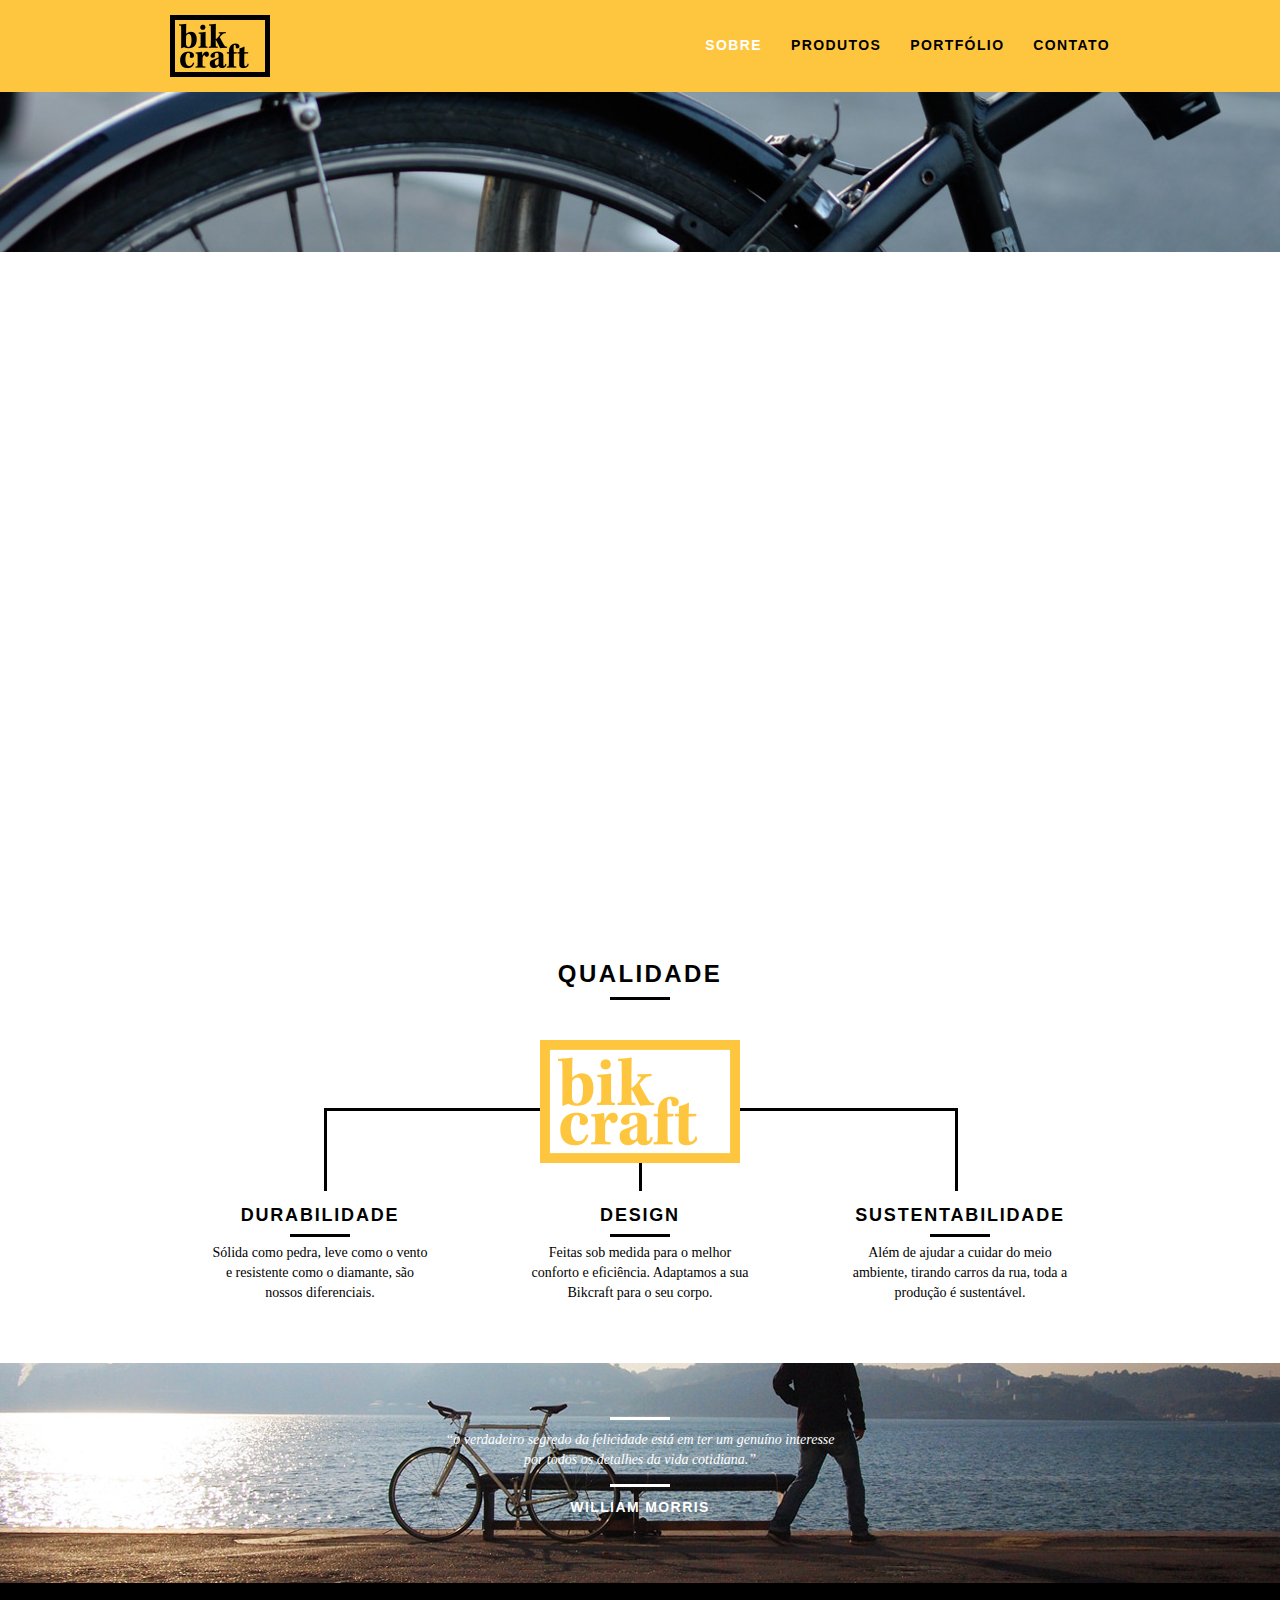
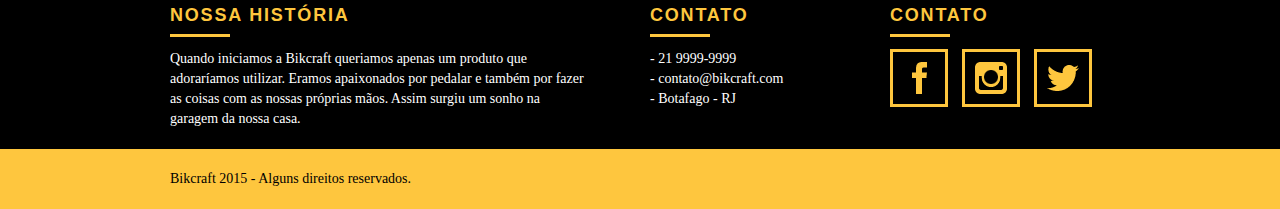
<file: bikcraft/sobre.html>
<!DOCTYPE html>
<html lang="pt-br">
	<head>
		<meta charset="utf-8">
		<title>Bikcraft - Saiba mais sobre a gente</title>
		<meta name="description" content="Compre a sua bicicleta personalizada na Bikcraft. Possuímos modelos Passeio, Retrô e Esporte.">

		<meta property="og:type" content="website"/>
		<meta property="og:title" content="Bikcraft - Saiba mais sobre a gente"/>
		<meta property="og:description" content="Compre a sua bicicleta personalizada na Bikcraft. Possuímos modelos Passeio, Retrô e Esporte."/>
		<meta property="og:url" content="http://bikcraft.com/sobre.html"/>
		<meta property="og:image" content="http://bikcraft.com/img/og-image.png"/>

		<meta name="viewport" content="width=device-width, initial-scale=1">

		<link rel="shortcut icon" href="favicon.ico">


		<link rel="stylesheet" href="css/style.css">
		<script src="js/libs/modernizr.custom.45655.js"></script>
	</head>
	<body>

		<header class="header">
			<div class="container">
				<a href="index.html" class="grid-4">
					<img src="img/bikcraft.png" alt="Bikcraft">
				</a>
				<nav class="grid-12 header_menu">
					<ul>
						<li><a href="sobre.html" class="menu_ativo">Sobre</a></li>
						<li><a href="produtos.html">Produtos</a></li>
						<li><a href="portfolio.html">Portfólio</a></li>
						<li><a href="contato.html">Contato</a></li>
					</ul>
				</nav>
			</div>
		</header>

		<section class="introducao-interna interna_sobre">
			<div class="container">
				<h1>Sobre</h1>
				<p>conheça mais sobre a bikcraft</p>
			</div>
		</section>

		<section class="missao_sobre container animar-interno">
			<div class="grid-10">
				<h2 class="subtitulo-interno">História, Missão e Visão</h2>
				<p>Quando iniciamos a Bikcraft queriamos apenas um produto que adoraríamos utilizar. Eramos apaixonados por pedalar e também por fazer as coisas com as nossas próprias mãos. Assim surgiu um sonho na garagem da nossa casa.</p>
				<p>Conheça os nossos produtos, pergunte para os nossos clientes e descubra a maravilha de ter uma Bikcraft na sua casa.</p>
			</div>
			<div class="grid-6">
				<h2 class="subtitulo-interno">Valores</h2>
				<ul>
					<li>- Qualidade no processo com</li>
					<li>- Foco no cliente sem perder a</li>
					<li>- Diversão, preservando a</li>
					<li>- Natureza com sustentabilidade</li>
				</ul>
			</div>

			<div class="grid-16 foto-equipe">
				<img src="img/equipe-bikcraft.jpg" alt="Equipe Bikcraft">
			</div>

		</section>

		<section class="qualidade container">
			<h2 class="subtitulo">Qualidade</h2>
			<img src="img/bikcraft-qualidade.png" alt="Bikcraft">
			<ul class="qualidade_lista">
				<li class="grid-1-3">
					<h3>Durabilidade</h3>
					<p>Sólida como pedra, leve como o vento e resistente como o diamante, são nossos diferenciais.</p>
				</li>
				<li class="grid-1-3">
					<h3>Design</h3>
					<p>Feitas sob medida para o melhor conforto e eficiência. Adaptamos a sua Bikcraft para o seu corpo.</p>
				</li>
				<li class="grid-1-3">
					<h3>Sustentabilidade</h3>
					<p>Além de ajudar a cuidar do meio ambiente, tirando carros da rua, toda a produção é sustentável.</p>
				</li>
			</ul>
		</section>

		<div class="quebra">
			<blockquote class="quote-externo container">
				<p>“o verdadeiro segredo da felicidade está em ter um genuíno interesse por todos os detalhes da vida cotidiana.”</p>
				<cite>WILLIAM MORRIS</cite>
			</blockquote>
		</div>

		<footer>
			<div class="footer">
				<div class="container">

					<div class="grid-8 footer_historia">
						<h3>Nossa História</h3>
						<p>Quando iniciamos a Bikcraft queriamos apenas um produto que adoraríamos utilizar. Eramos apaixonados por pedalar e também por fazer as coisas com as nossas próprias mãos. Assim surgiu um sonho na garagem da nossa casa.</p>
					</div>

					<div class="grid-4 footer_contato">
						<h3>Contato</h3>
						<ul>
							<li>- 21 9999-9999</li>
							<li>- contato@bikcraft.com</li>
							<li>- Botafago - RJ</li>
						</ul>
					</div>

					<div class="grid-4 footer_redes">
						<h3>Contato</h3>
						<ul>
							<li><a href="http://facebook.com" target="_blank"><img src="img/redes-sociais/facebook.png" alt="Facebook Bikcraft"></a></li>
							<li><a href="http://instagram.com" target="_blank"><img src="img/redes-sociais/instagram.png" alt="Instagram Bikcraft"></a></li>
							<li><a href="http://twitter.com" target="_blank"><img src="img/redes-sociais/twitter.png" alt="Twitter Bikcraft"></a></li>
						</ul>
					</div>

				</div>
			</div>

			<div class="copy">
				<div class="container">
					<p class="grid-16">Bikcraft 2015 - Alguns direitos reservados.</p>
				</div>
			</div>
		</footer>

	<!-- JavaScript -->
	<script src="//ajax.googleapis.com/ajax/libs/jquery/1.11.2/jquery.min.js"></script>
	<script>window.jQuery || document.write('<script src="js/libs/jquery-1.11.2.min.js"><\/script>')</script>
	<script src="js/plugins.js"></script>
	<script src="js/main.js"></script>
	<!-- JavaScript -->

	</body>
</html>
</file>
<file: sass/condicionais/css/style.css>
div {
  width: 400px;
  height: 600px;
}

div::after, section::after {
  content: "";
  display: table;
  clear: both;
}

.erro, .button-erro {
  color: red;
  font-weight: bold;
}

.button-erro {
  padding: 10px;
  width: 200px;
  border: 1px solid red;
  border-radius: 4px;
}

section {
  max-width: 600px;
  margin: 0 auto;
  box-sizing: border-box;
  -moz-box-sizing: border-box;
  -webkit-box-sizing: border-box;
}

.modal {
  box-shadow: 10px 10px 0 0 rgba(0, 0, 0, 0.5), 15px 15px 0 0 rgba(0, 0, 0, 0.5), 20px 20px 0 0 rgba(0, 0, 0, 0.5);
  -moz-box-shadow: 10px 10px 0 0 rgba(0, 0, 0, 0.5), 15px 15px 0 0 rgba(0, 0, 0, 0.5), 20px 20px 0 0 rgba(0, 0, 0, 0.5);
  -webkit-box-shadow: 10px 10px 0 0 rgba(0, 0, 0, 0.5), 15px 15px 0 0 rgba(0, 0, 0, 0.5), 20px 20px 0 0 rgba(0, 0, 0, 0.5);
}
.modal h1.titulo {
  color: blue;
  font-family: monospace;
  margin-bottom: 60px;
  font-size: 4em;
  font-weight: bold;
  font-family: monospace;
  line-height: 1;
}
.modal h1.titulo::after {
  content: "";
  display: block;
  height: 4px;
  width: 100%;
  background: #84e;
}
@media (max-width: 600px) {
  .modal h1.titulo {
    color: pink;
  }
}
.modal p {
  font-size: 1.2em;
  font-family: monospace;
  font-style: italic;
  line-height: 1.4;
  max-width: 400px;
}
@media (max-width: 600px) {
  .modal p {
    font-size: 0.8em;
  }
}
.modal a {
  display: block;
  max-width: 120px;
  padding: 10px;
  border-radius: 4px;
  text-align: center;
  background: blue;
  color: white;
  text-decoration: none;
  text-transform: uppercase;
  font-family: monospace;
}

ul {
  text-align: center;
}
ul li {
  display: inline-block;
  list-style: none;
}
ul li a {
  display: block;
  padding: 20px;
  text-decoration: none;
  background: blue;
  color: white;
}
ul li a:hover, ul li a.active {
  background: pink;
}

/*# sourceMappingURL=style.css.map */
</file>
<file: sass/extend/css/style.css>
div::after, section::after {
  content: "";
  display: table;
  clear: both;
}

.erro, .button-erro {
  color: red;
  font-weight: bold;
}

.button-erro {
  padding: 10px;
  width: 200px;
  border: 1px solid red;
  border-radius: 4px;
}

section {
  max-width: 600px;
  margin: 0 auto;
  box-sizing: border-box;
  -moz-box-sizing: border-box;
  -webkit-box-sizing: border-box;
}

.modal {
  box-shadow: 10px 10px 0 0 rgba(0, 0, 0, 0.5), 15px 15px 0 0 rgba(0, 0, 0, 0.5), 20px 20px 0 0 rgba(0, 0, 0, 0.5);
  -moz-box-shadow: 10px 10px 0 0 rgba(0, 0, 0, 0.5), 15px 15px 0 0 rgba(0, 0, 0, 0.5), 20px 20px 0 0 rgba(0, 0, 0, 0.5);
  -webkit-box-shadow: 10px 10px 0 0 rgba(0, 0, 0, 0.5), 15px 15px 0 0 rgba(0, 0, 0, 0.5), 20px 20px 0 0 rgba(0, 0, 0, 0.5);
}
.modal h1.titulo {
  color: blue;
  font-family: monospace;
  margin-bottom: 60px;
  font-size: 4em;
  font-weight: bold;
  font-family: monospace;
  line-height: 1;
}
.modal h1.titulo::after {
  content: "";
  display: block;
  height: 4px;
  width: 100%;
  background: #84e;
}
@media (max-width: 600px) {
  .modal h1.titulo {
    color: pink;
  }
}
.modal p {
  font-size: 1.2em;
  font-family: monospace;
  font-style: italic;
  line-height: 1.4;
  max-width: 400px;
}
@media (max-width: 600px) {
  .modal p {
    font-size: 0.8em;
  }
}
.modal a {
  display: block;
  max-width: 120px;
  padding: 10px;
  border-radius: 4px;
  text-align: center;
  background: blue;
  color: white;
  text-decoration: none;
  text-transform: uppercase;
  font-family: monospace;
}

ul {
  text-align: center;
}
ul li {
  display: inline-block;
  list-style: none;
}
ul li a {
  display: block;
  padding: 20px;
  text-decoration: none;
  background: blue;
  color: white;
}
ul li a:hover, ul li a.active {
  background: pink;
}

/*# sourceMappingURL=style.css.map */
</file>
<file: sass/import/css/style.css>
p {
  color: blue;
  background: gray;
}

a {
  display: block;
  width: 200px;
  height: 40px;
}

div {
  background: #999;
  height: 200px;
  width: 100px;
}
div a {
  color: pink;
  background: blue;
}

/*# sourceMappingURL=style.css.map */
</file>
<file: sass/mixing/css/style.css>
section {
  max-width: 600px;
  margin: 0 auto;
  box-sizing: border-box;
  -moz-box-sizing: border-box;
  -webkit-box-sizing: border-box;
}

.modal {
  box-shadow: 10px 10px 0 0 rgba(0, 0, 0, 0.5), 15px 15px 0 0 rgba(0, 0, 0, 0.5), 20px 20px 0 0 rgba(0, 0, 0, 0.5);
  -moz-box-shadow: 10px 10px 0 0 rgba(0, 0, 0, 0.5), 15px 15px 0 0 rgba(0, 0, 0, 0.5), 20px 20px 0 0 rgba(0, 0, 0, 0.5);
  -webkit-box-shadow: 10px 10px 0 0 rgba(0, 0, 0, 0.5), 15px 15px 0 0 rgba(0, 0, 0, 0.5), 20px 20px 0 0 rgba(0, 0, 0, 0.5);
}
.modal h1.titulo {
  color: blue;
  font-family: monospace;
  margin-bottom: 60px;
  font-size: 4em;
  font-weight: bold;
  font-family: monospace;
  line-height: 1;
}
.modal h1.titulo::after {
  content: "";
  display: block;
  height: 4px;
  width: 100%;
  background: #84e;
}
@media (max-width: 600px) {
  .modal h1.titulo {
    color: pink;
  }
}
.modal p {
  font-size: 1.2em;
  font-family: monospace;
  font-style: italic;
  line-height: 1.4;
  max-width: 400px;
}
@media (max-width: 600px) {
  .modal p {
    font-size: 0.8em;
  }
}
.modal a {
  display: block;
  max-width: 120px;
  padding: 10px;
  border-radius: 4px;
  text-align: center;
  background: blue;
  color: white;
  text-decoration: none;
  text-transform: uppercase;
  font-family: monospace;
}

ul {
  text-align: center;
}
ul li {
  display: inline-block;
  list-style: none;
}
ul li a {
  display: block;
  padding: 20px;
  text-decoration: none;
  background: blue;
  color: white;
}
ul li a:hover, ul li a.active {
  background: pink;
}

/*# sourceMappingURL=style.css.map */
</file>
<file: sass/nesting/css/style.css>
section {
  max-width: 600px;
  margin: 0 auto;
}

.modal h1 {
  color: blue;
  font-family: monospace;
  margin-bottom: 60px;
}
.modal p {
  font-size: 1.2em;
  font-family: monospace;
  font-style: italic;
  line-height: 1.4;
  max-width: 400px;
}
.modal a {
  display: block;
  max-width: 120px;
  padding: 10px;
  border-radius: 4px;
  text-align: center;
  background: blue;
  color: white;
  text-decoration: none;
  text-transform: uppercase;
  font-family: monospace;
}

ul {
  text-align: center;
}
ul li {
  display: inline-block;
  list-style: none;
}
ul li a {
  display: block;
  padding: 20px;
  text-decoration: none;
  background: blue;
  color: white;
  border-radius: 4px;
}
ul li a:hover, ul li a .active {
  background: pink;
}

/*# sourceMappingURL=style.css.map */
</file>
<file: sass/variaveis/css/style.css>
section {
  max-width: 600px;
  margin: 0 auto;
}

h1 {
  color: blue;
  font-family: monospace;
  margin-bottom: 24px;
}

p {
  font-size: 1.2em;
  line-height: 1.4;
  max-width: 400px;
  font-family: monospace;
}

a {
  display: block;
  max-width: 120px;
  padding: 10px;
  border-radius: 4px;
  text-align: center;
  background: blue;
  color: white;
  text-decoration: none;
  text-transform: uppercase;
  font-family: monospace;
}

/*# sourceMappingURL=style.css.map */
</file>
<file: bikcraft/css/style.css>
@charset "UTF-8";
/*! normalize.css v3.0.2 | MIT License | git.io/normalize */
/**
 * 1. Set default font family to sans-serif.
 * 2. Prevent iOS text size adjust after orientation change, without disabling
 *    user zoom.
 */
html {
  font-family: sans-serif; /* 1 */
  -ms-text-size-adjust: 100%; /* 2 */
  -webkit-text-size-adjust: 100%; /* 2 */
}

/**
 * Remove default margin.
 */
body {
  margin: 0;
}

/* HTML5 display definitions
   ========================================================================== */
/**
 * Correct `block` display not defined for any HTML5 element in IE 8/9.
 * Correct `block` display not defined for `details` or `summary` in IE 10/11
 * and Firefox.
 * Correct `block` display not defined for `main` in IE 11.
 */
article,
aside,
details,
figcaption,
figure,
footer,
header,
hgroup,
main,
menu,
nav,
section,
summary {
  display: block;
}

/**
 * 1. Correct `inline-block` display not defined in IE 8/9.
 * 2. Normalize vertical alignment of `progress` in Chrome, Firefox, and Opera.
 */
audio,
canvas,
progress,
video {
  display: inline-block; /* 1 */
  vertical-align: baseline; /* 2 */
}

/**
 * Prevent modern browsers from displaying `audio` without controls.
 * Remove excess height in iOS 5 devices.
 */
audio:not([controls]) {
  display: none;
  height: 0;
}

/**
 * Address `[hidden]` styling not present in IE 8/9/10.
 * Hide the `template` element in IE 8/9/11, Safari, and Firefox < 22.
 */
[hidden],
template {
  display: none;
}

/* Links
   ========================================================================== */
/**
 * Remove the gray background color from active links in IE 10.
 */
a {
  background-color: transparent;
}

/**
 * Improve readability when focused and also mouse hovered in all browsers.
 */
a:active,
a:hover {
  outline: 0;
}

/* Text-level semantics
   ========================================================================== */
/**
 * Address styling not present in IE 8/9/10/11, Safari, and Chrome.
 */
abbr[title] {
  border-bottom: 1px dotted;
}

/**
 * Address style set to `bolder` in Firefox 4+, Safari, and Chrome.
 */
b,
strong {
  font-weight: bold;
}

/**
 * Address styling not present in Safari and Chrome.
 */
dfn {
  font-style: italic;
}

/**
 * Address variable `h1` font-size and margin within `section` and `article`
 * contexts in Firefox 4+, Safari, and Chrome.
 */
h1 {
  font-size: 2em;
  margin: 0.67em 0;
}

/**
 * Address styling not present in IE 8/9.
 */
mark {
  background: #ff0;
  color: #000;
}

/**
 * Address inconsistent and variable font size in all browsers.
 */
small {
  font-size: 80%;
}

/**
 * Prevent `sub` and `sup` affecting `line-height` in all browsers.
 */
sub,
sup {
  font-size: 75%;
  line-height: 0;
  position: relative;
  vertical-align: baseline;
}

sup {
  top: -0.5em;
}

sub {
  bottom: -0.25em;
}

/* Embedded content
   ========================================================================== */
/**
 * Remove border when inside `a` element in IE 8/9/10.
 */
img {
  border: 0;
}

/**
 * Correct overflow not hidden in IE 9/10/11.
 */
svg:not(:root) {
  overflow: hidden;
}

/* Grouping content
   ========================================================================== */
/**
 * Address margin not present in IE 8/9 and Safari.
 */
figure {
  margin: 1em 40px;
}

/**
 * Address differences between Firefox and other browsers.
 */
hr {
  -moz-box-sizing: content-box;
  box-sizing: content-box;
  height: 0;
}

/**
 * Contain overflow in all browsers.
 */
pre {
  overflow: auto;
}

/**
 * Address odd `em`-unit font size rendering in all browsers.
 */
code,
kbd,
pre,
samp {
  font-family: monospace, monospace;
  font-size: 1em;
}

/* Forms
   ========================================================================== */
/**
 * Known limitation: by default, Chrome and Safari on OS X allow very limited
 * styling of `select`, unless a `border` property is set.
 */
/**
 * 1. Correct color not being inherited.
 *    Known issue: affects color of disabled elements.
 * 2. Correct font properties not being inherited.
 * 3. Address margins set differently in Firefox 4+, Safari, and Chrome.
 */
button,
input,
optgroup,
select,
textarea {
  color: inherit; /* 1 */
  font: inherit; /* 2 */
  margin: 0; /* 3 */
}

/**
 * Address `overflow` set to `hidden` in IE 8/9/10/11.
 */
button {
  overflow: visible;
}

/**
 * Address inconsistent `text-transform` inheritance for `button` and `select`.
 * All other form control elements do not inherit `text-transform` values.
 * Correct `button` style inheritance in Firefox, IE 8/9/10/11, and Opera.
 * Correct `select` style inheritance in Firefox.
 */
button,
select {
  text-transform: none;
}

/**
 * 1. Avoid the WebKit bug in Android 4.0.* where (2) destroys native `audio`
 *    and `video` controls.
 * 2. Correct inability to style clickable `input` types in iOS.
 * 3. Improve usability and consistency of cursor style between image-type
 *    `input` and others.
 */
button,
html input[type=button],
input[type=reset],
input[type=submit] {
  -webkit-appearance: button; /* 2 */
  cursor: pointer; /* 3 */
}

/**
 * Re-set default cursor for disabled elements.
 */
button[disabled],
html input[disabled] {
  cursor: default;
}

/**
 * Remove inner padding and border in Firefox 4+.
 */
button::-moz-focus-inner,
input::-moz-focus-inner {
  border: 0;
  padding: 0;
}

/**
 * Address Firefox 4+ setting `line-height` on `input` using `!important` in
 * the UA stylesheet.
 */
input {
  line-height: normal;
}

/**
 * It's recommended that you don't attempt to style these elements.
 * Firefox's implementation doesn't respect box-sizing, padding, or width.
 *
 * 1. Address box sizing set to `content-box` in IE 8/9/10.
 * 2. Remove excess padding in IE 8/9/10.
 */
input[type=checkbox],
input[type=radio] {
  box-sizing: border-box; /* 1 */
  padding: 0; /* 2 */
}

/**
 * Fix the cursor style for Chrome's increment/decrement buttons. For certain
 * `font-size` values of the `input`, it causes the cursor style of the
 * decrement button to change from `default` to `text`.
 */
input[type=number]::-webkit-inner-spin-button,
input[type=number]::-webkit-outer-spin-button {
  height: auto;
}

/**
 * 1. Address `appearance` set to `searchfield` in Safari and Chrome.
 * 2. Address `box-sizing` set to `border-box` in Safari and Chrome
 *    (include `-moz` to future-proof).
 */
input[type=search] {
  -webkit-appearance: textfield; /* 1 */
  -moz-box-sizing: content-box;
  -webkit-box-sizing: content-box; /* 2 */
  box-sizing: content-box;
}

/**
 * Remove inner padding and search cancel button in Safari and Chrome on OS X.
 * Safari (but not Chrome) clips the cancel button when the search input has
 * padding (and `textfield` appearance).
 */
input[type=search]::-webkit-search-cancel-button,
input[type=search]::-webkit-search-decoration {
  -webkit-appearance: none;
}

/**
 * Define consistent border, margin, and padding.
 */
fieldset {
  border: 1px solid #c0c0c0;
  margin: 0 2px;
  padding: 0.35em 0.625em 0.75em;
}

/**
 * 1. Correct `color` not being inherited in IE 8/9/10/11.
 * 2. Remove padding so people aren't caught out if they zero out fieldsets.
 */
legend {
  border: 0; /* 1 */
  padding: 0; /* 2 */
}

/**
 * Remove default vertical scrollbar in IE 8/9/10/11.
 */
textarea {
  overflow: auto;
}

/**
 * Don't inherit the `font-weight` (applied by a rule above).
 * NOTE: the default cannot safely be changed in Chrome and Safari on OS X.
 */
optgroup {
  font-weight: bold;
}

/* Tables
   ========================================================================== */
/**
 * Remove most spacing between table cells.
 */
table {
  border-collapse: collapse;
  border-spacing: 0;
}

td,
th {
  padding: 0;
}

/* ==========================================================================
   Reset
   ========================================================================== */
/**
 * Remove anchor text-decoration
 */
a {
  text-decoration: none;
}

/**
 * Remove list-style
 */
ol, ul {
  list-style: none;
}

html, body, div, span, iframe, h1, h2, h3, h4, h5, h6, p, blockquote, a, em, img, dl, dt, dd, ol, ul, li, fieldset, form, label, legend, article, footer, header, nav, section, main {
  margin: 0;
  padding: 0;
  border: 0;
  vertical-align: baseline;
}

h1, h2, h3, h4, h5, h6, p, a, ul {
  font-size: 1em;
  font-weight: normal;
}

*, *:before, *:after {
  -webkit-box-sizing: border-box;
  -moz-box-sizing: border-box;
  box-sizing: border-box;
}

.grid-1-3, .grid-16, .grid-15, .grid-14, .grid-13, .grid-12, .grid-11, .grid-10, .grid-9, .grid-8, .grid-7, .grid-6, .grid-5, .grid-4, .grid-3, .grid-2, .grid-1 {
  float: left;
  margin-left: 10px;
  margin-right: 10px;
}

.grid-1 {
  width: 40px;
}

.grid-2 {
  width: 100px;
}

.grid-3 {
  width: 160px;
}

.grid-4 {
  width: 220px;
}

.grid-5 {
  width: 280px;
}

.grid-6 {
  width: 340px;
}

.grid-7 {
  width: 400px;
}

.grid-8 {
  width: 460px;
}

.grid-9 {
  width: 520px;
}

.grid-10 {
  width: 580px;
}

.grid-11 {
  width: 640px;
}

.grid-12 {
  width: 700px;
}

.grid-13 {
  width: 760px;
}

.grid-14 {
  width: 820px;
}

.grid-15 {
  width: 880px;
}

.grid-16 {
  width: 940px;
}

.grid-1-3 {
  width: 300px;
}

.container {
  width: 960px;
  margin: 0 auto;
  padding: 0px;
  position: relative;
}

.container:after, .container:before {
  content: " ";
  display: table;
}

.container:after {
  clear: both;
}

@media only screen and (min-width: 768px) and (max-width: 959px) {
  .grid-1 {
    width: 28px;
  }
  .grid-2 {
    width: 76px;
  }
  .grid-3 {
    width: 124px;
  }
  .grid-4 {
    width: 172px;
  }
  .grid-5 {
    width: 220px;
  }
  .grid-6 {
    width: 268px;
  }
  .grid-7 {
    width: 316px;
  }
  .grid-8 {
    width: 364px;
  }
  .grid-9 {
    width: 412px;
  }
  .grid-10 {
    width: 460px;
  }
  .grid-11 {
    width: 508px;
  }
  .grid-12 {
    width: 556px;
  }
  .grid-13 {
    width: 604px;
  }
  .grid-14 {
    width: 652px;
  }
  .grid-15 {
    width: 700px;
  }
  .grid-16 {
    width: 748px;
  }
  .grid-1-3 {
    width: 236px;
  }
  .container {
    width: 768px;
  }
}
@media only screen and (max-width: 767px) {
  .grid-1-3, .grid-16, .grid-15, .grid-14, .grid-13, .grid-12, .grid-11, .grid-10, .grid-9, .grid-8, .grid-7, .grid-6, .grid-5, .grid-4, .grid-3, .grid-2, .grid-1 {
    width: 300px;
    margin: 0 0 20px 0;
    float: none;
  }
  .container {
    width: 300px;
  }
}
/* Estilos Gerais */
body {
  font-size: 14px;
  line-height: 20px;
  font-family: Arial, Helvetica, sans-serif;
}

p {
  font-size: 14px;
  line-height: 20px;
  font-family: Georgia, "Times New Roman", serif;
}

img {
  display: block;
  max-width: 100%;
}

.formphp label.nao-aparece, .formphp input.nao-aparece {
  display: none !important;
}

#form-erro span, #form-send span {
  font-size: 18px;
  line-height: 25px;
  font-family: Arial, Helvetica, sans-serif;
  margin-bottom: 10px;
  display: block;
}

#form-send {
  color: #31aa39;
}

#form-erro {
  color: #f64540;
}

.btn {
  border: 3px solid #fec63e;
  padding: 10px 30px;
  color: #fec63e;
  font-size: 14px;
  line-height: 20px;
  font-family: Arial, Helvetica, sans-serif;
  text-transform: uppercase;
  font-weight: bold;
  letter-spacing: 0.1em;
  transition: all 0.5s ease;
}

.btn:hover {
  color: #fff;
  border-color: #fff;
}

.btn.btn-preto:hover {
  color: #000;
  border-color: #000;
}

.subtitulo {
  font-size: 24px;
  line-height: 30px;
  font-family: Arial, Helvetica, sans-serif;
  font-weight: bold;
  letter-spacing: 0.1em;
  color: #000;
  text-transform: uppercase;
  text-align: center;
  margin-bottom: 40px;
}

.subtitulo:after {
  content: "";
  display: block;
  width: 60px;
  height: 3px;
  background: #000;
  margin: 8px auto;
}

.subtitulo-interno {
  font-size: 24px;
  line-height: 30px;
  font-family: Arial, Helvetica, sans-serif;
  font-weight: bold;
  letter-spacing: 0.1em;
  color: #000;
  text-transform: uppercase;
  margin-bottom: 20px;
}

.subtitulo-interno:after {
  content: "";
  display: block;
  width: 60px;
  height: 3px;
  background: #000;
  margin: 8px 0;
}

/* Header */
.header {
  position: fixed;
  top: 0;
  width: 100%;
  background: #fec63e; /* Amarelo */
  padding: 15px 0;
  z-index: 10;
}
@media only screen and (max-width: 767px) {
  .header {
    position: relative;
    padding-bottom: 0px;
  }
}

@media only screen and (max-width: 767px) {
  .header img {
    margin: 0 auto 10px auto;
  }
}

.header_menu {
  text-align: right;
}
@media only screen and (max-width: 767px) {
  .header_menu {
    text-align: center;
  }
}

.header_menu ul li {
  display: inline-block;
  margin-left: 25px;
  margin-top: 20px;
}
@media only screen and (max-width: 767px) {
  .header_menu ul li {
    margin: 5px;
  }
}

.header_menu ul li a {
  color: #000;
  font-weight: bold;
  text-transform: uppercase;
  letter-spacing: 0.1em;
  font-size: 14px;
  line-height: 20px;
  font-family: Arial, Helvetica, sans-serif;
  padding: 10px 0;
  transition: all 0.3s ease;
}
@media only screen and (max-width: 767px) {
  .header_menu ul li a {
    border: 4px solid #000;
    width: 136px;
    display: block;
    float: left;
  }
}

.header_menu ul li a:hover {
  color: #fff;
}
@media only screen and (max-width: 767px) {
  .header_menu ul li a:hover {
    border-color: #fff;
  }
}

.header_menu ul li a.menu_ativo {
  color: #fff;
}
@media only screen and (max-width: 767px) {
  .header_menu ul li a.menu_ativo {
    border-color: #fff;
  }
}

/* Introdução */
.introducao {
  width: 100%;
  height: 380px;
  background: url("../img/bg.jpg") no-repeat center;
  background-size: cover;
  margin-top: 92px;
  text-align: center;
  padding-top: 80px;
}
@media only screen and (max-width: 767px) {
  .introducao {
    margin-top: 0px;
    padding-top: 40px;
    background: url("../img/bg-mobile.jpg") no-repeat center;
    background-size: cover;
  }
}

.introducao h1 {
  font-size: 48px;
  font-family: Arial, Helvetica, sans-serif;
  color: #fff;
  font-weight: bold;
  text-transform: uppercase;
}
@media only screen and (max-width: 767px) {
  .introducao h1 {
    font-size: 36px;
    font-family: Arial, Helvetica, sans-serif;
  }
}

.quote-externo {
  max-width: 320px;
  margin: 0 auto;
  margin-bottom: 40px;
  color: white;
}

.quote-externo p {
  font-style: italic;
}

.quote-externo p:before, .quote-externo p:after {
  content: "";
  display: block;
  width: 60px;
  height: 3px;
  background: #fff;
  margin: 14px auto 10px auto;
}

.quote-externo cite {
  font-style: normal;
  font-weight: bold;
  font-size: 14px;
  line-height: 20px;
  font-family: Arial, Helvetica, sans-serif;
  letter-spacing: 0.1em;
}

/*Introducao Interna*/
.introducao-interna {
  width: 100%;
  margin-top: 92px;
  height: 160px;
  text-align: center;
  color: #fff;
  padding-top: 30px;
}
@media only screen and (max-width: 767px) {
  .introducao-interna {
    margin-top: 0px;
  }
}

.introducao-interna h1 {
  font-size: 36px;
  font-family: Arial, Helvetica, sans-serif;
  font-weight: bold;
  text-transform: uppercase;
}

.introducao-interna h1:after {
  content: "";
  display: block;
  width: 60px;
  height: 3px;
  background: #fff;
  margin: 6px auto 10px auto;
}

/*Produtos*/
.produtos {
  padding: 60px 0;
}

.produtos_lista li {
  background: #fec63e;
  text-align: center;
}

.produtos_lista li img {
  margin: 0 auto;
}

.produtos_lista li h3 {
  font-weight: bold;
  font-size: 18px;
  line-height: 25px;
  font-family: Arial, Helvetica, sans-serif;
  text-transform: uppercase;
  letter-spacing: 0.1em;
  margin-top: 20px;
}

.produtos_lista li h3:after {
  content: "";
  display: block;
  width: 60px;
  height: 3px;
  background: #000;
  margin: 2px auto;
}

.produtos_lista li p {
  padding: 10px 20px 20px 20px;
}

.produtos_icone {
  background: #000;
  padding: 20px;
}

.call {
  padding-top: 40px;
  text-align: center;
  clear: both;
}
@media only screen and (max-width: 767px) {
  .call {
    padding-top: 10px;
  }
}

.call p {
  margin-bottom: 20px;
}

/*Portfólio*/
.portfolio {
  width: 100%;
  background: #000;
  padding: 40px 0;
}

.portfolio .subtitulo {
  color: #fec63e;
}

.portfolio .subtitulo:after {
  background: #fec63e;
}

.portfolio_lista div:last-of-type {
  margin-top: 20px;
}

.portfolio .call p {
  color: #fff;
}

/*Qualidade*/
.qualidade {
  padding: 60px 0;
}

.qualidade:after {
  content: "";
  width: 634px;
  height: 83px;
  display: block;
  background: url("../img/linhas.png") no-repeat center;
  position: absolute;
  top: 209px;
  right: 162px;
  z-index: -1;
}
@media only screen and (min-width: 768px) and (max-width: 959px) {
  .qualidade:after {
    right: 66px;
  }
}
@media only screen and (max-width: 767px) {
  .qualidade:after {
    display: none;
  }
}

.qualidade img {
  margin: 0 auto;
}

.qualidade_lista {
  padding-top: 20px;
  overflow: auto; /* clear-fix */
}

.qualidade_lista li {
  text-align: center;
  padding: 0 40px;
}
@media only screen and (min-width: 768px) and (max-width: 959px) {
  .qualidade_lista li {
    padding: 0 10px;
  }
}

.qualidade_lista li h3 {
  font-weight: bold;
  font-size: 18px;
  line-height: 25px;
  font-family: Arial, Helvetica, sans-serif;
  text-transform: uppercase;
  letter-spacing: 0.1em;
  margin-top: 20px;
}

.qualidade_lista li h3:after {
  content: "";
  display: block;
  width: 60px;
  height: 3px;
  background: #000;
  margin: 6px auto;
}

/*Quebra*/
.quebra {
  width: 100%;
  height: 220px;
  background: url("../img/bg-footer.jpg") no-repeat center;
  background-size: cover;
  text-align: center;
  padding-top: 40px;
}

.quebra .quote-externo {
  max-width: 400px;
}

/*Footer*/
.footer {
  width: 100%;
  background: #000;
  color: #fff;
  padding: 20px 0;
}

.footer h3 {
  font-size: 18px;
  line-height: 25px;
  font-family: Arial, Helvetica, sans-serif;
  color: #fec63e;
  text-transform: uppercase;
  letter-spacing: 0.1em;
  font-weight: bold;
}

.footer h3:after {
  content: "";
  display: block;
  width: 60px;
  height: 3px;
  background: #fec63e;
  margin: 6px 0 12px 0;
}

.footer_historia {
  padding-right: 40px;
}

.footer_contato ul li {
  font-size: 14px;
  line-height: 20px;
  font-family: Georgia, "Times New Roman", serif;
}

.footer_redes ul li {
  display: inline-block;
  margin-right: 10px;
}

.footer_redes ul li a {
  border: 3px solid #fec63e;
  display: block;
  padding: 10px;
  transition: all 0.5s ease;
}
@media only screen and (min-width: 768px) and (max-width: 959px) {
  .footer_redes ul li a {
    border: 3px solid #fec63e;
    display: block;
    padding: 6px;
  }
}

@media only screen and (min-width: 768px) and (max-width: 959px) {
  .footer_redes ul li a img {
    width: 26px;
    height: 26px;
  }
}

.footer_redes ul li a:hover {
  border-color: #fff;
}

.copy {
  width: 100%;
  background: #fec63e;
  padding: 20px 0;
}

/*Animações*/
.js .introducao h1, .js .introducao blockquote, .js .introducao .btn, .js .animar, .js .animar-interno, .js .introducao-interna h1, .js .introducao-interna p {
  opacity: 0;
}

.animated {
  -webkit-animation-duration: 1s;
  animation-duration: 1s;
  -webkit-animation-fill-mode: both;
  animation-fill-mode: both;
}

@-webkit-keyframes fadeInDown {
  0% {
    opacity: 0;
    -webkit-transform: translate3d(0, -20px, 0);
    transform: translate3d(0, -20px, 0);
  }
  100% {
    opacity: 1;
    -webkit-transform: none;
    transform: none;
  }
}
@keyframes fadeInDown {
  0% {
    opacity: 0;
    -webkit-transform: translate3d(0, -20px, 0);
    transform: translate3d(0, -20px, 0);
  }
  100% {
    opacity: 1;
    -webkit-transform: none;
    transform: none;
  }
}
.fadeInDown {
  -webkit-animation-name: fadeInDown;
  animation-name: fadeInDown;
}

.interna_portfolio {
  background: url("../img/bg-portfolio.jpg") no-repeat center;
  background-size: cover;
}

.quote_clientes {
  padding: 60px 0;
  max-width: 460px;
  margin: 0 auto;
}

.quote_clientes p {
  text-align: center;
  font-size: 18px;
  line-height: 25px;
  font-family: Georgia, "Times New Roman", serif;
  font-style: italic;
  margin-bottom: 20px;
}

.quote_clientes cite {
  font-size: 18px;
  line-height: 25px;
  font-family: Arial, Helvetica, sans-serif;
  font-weight: bold;
  float: right;
  font-style: normal;
}

/*Plugin de Slide*/
.rslides, .rslides_portfolio {
  position: relative;
  list-style: none;
  overflow: hidden;
  width: 100%;
  padding: 0;
  margin: 0;
}

.rslides li, .rslides_portfolio li {
  -webkit-backface-visibility: hidden;
  position: absolute;
  display: none;
  width: 100%;
  left: 0;
  top: 0;
}

.rslides li:first-child, .rslides_portfolio li:first-child {
  position: relative;
  display: block;
  float: left;
}

.rslides img, .rslides_portfolio img {
  display: block;
  height: auto;
  width: 100%;
  border: 0;
}

.rslides_tabs {
  text-align: center;
  margin-top: 14px;
}

.rslides_tabs li {
  display: inline;
  margin: 0 5px;
}

.rslides_tabs li a {
  display: inline-block;
  width: 12px;
  height: 12px;
  background: #1d1d1d;
  color: #1d1d1d;
  border-radius: 20px;
  overflow: hidden;
  text-indent: -200px;
}

.rslides_tabs li a:hover, .rslides_tabs li.rslides_here a {
  background: #fec63e;
  color: #fec63e;
}

.interna_produtos {
  background: url("../img/bg-produtos.jpg") no-repeat center;
  background-size: cover;
}

.produto_item {
  padding-top: 60px;
}

.produto_item h2 {
  color: #fff;
  font-size: 36px;
  font-family: Arial, Helvetica, sans-serif;
  text-transform: uppercase;
  letter-spacing: 0.1em;
  font-weight: bold;
  position: relative;
  top: -180px;
  text-align: center;
  margin-bottom: -56px;
}
@media only screen and (min-width: 768px) and (max-width: 959px) {
  .produto_item h2 {
    top: -150px;
    margin-bottom: -56px;
  }
}
@media only screen and (max-width: 767px) {
  .produto_item h2 {
    top: -100px;
    margin-bottom: -68px;
  }
}

.produto_item h2:after, .produto_item h2:before {
  content: "";
  display: block;
  width: 60px;
  height: 3px;
  background: #fff;
  margin: 6px auto 8px auto;
}

.produto_icone {
  background: #000;
  padding: 70px 0;
}
@media only screen and (min-width: 768px) and (max-width: 959px) {
  .produto_icone {
    padding: 41px 0;
  }
}
@media only screen and (max-width: 767px) {
  .produto_icone {
    padding: 41px 0;
  }
}

.produto_icone img {
  margin: 0 auto;
}

.produto_info {
  background: #000;
}

.produto_info p {
  color: #fff;
  font-size: 18px;
  line-height: 25px;
  font-family: Arial, Helvetica, sans-serif;
  height: 180px;
  padding: 30px 40px;
}
@media only screen and (min-width: 768px) and (max-width: 959px) {
  .produto_info p {
    font-size: 14px;
    line-height: 20px;
    font-family: Arial, Helvetica, sans-serif;
    height: 122px;
    padding: 20px 30px;
  }
}
@media only screen and (max-width: 767px) {
  .produto_info p {
    font-size: 14px;
    line-height: 20px;
    font-family: Arial, Helvetica, sans-serif;
    height: auto;
    padding: 20px 30px;
  }
}

.produto_info ul li {
  background: #fec63e;
  text-transform: uppercase;
  font-size: 18px;
  line-height: 25px;
  font-family: Arial, Helvetica, sans-serif;
  font-weight: bold;
  float: left;
  width: 229px;
  height: 49px;
  text-align: center;
  padding-top: 16px;
}
@media only screen and (min-width: 768px) and (max-width: 959px) {
  .produto_info ul li {
    width: 181px;
    height: 49px;
  }
}
@media only screen and (max-width: 767px) {
  .produto_info ul li {
    width: 149px;
    height: 49px;
    font-size: 14px;
    line-height: 20px;
    font-family: Arial, Helvetica, sans-serif;
    padding-top: 14px;
  }
}

.produto_info ul li:nth-child(1), .produto_info ul li:nth-child(2) {
  margin-bottom: 2px;
}

.produto_info ul li:nth-child(even) {
  margin-left: 2px;
}

/*Orçamento*/
.orcamento {
  background: #000;
  width: 100%;
  margin-top: 60px;
  padding: 40px 0;
}

.orcamento h2 {
  color: #fec63e;
}

.orcamento h2:after {
  background: #fec63e;
}

.form {
  padding-right: 60px;
}
@media only screen and (max-width: 767px) {
  .form {
    padding-right: 0px;
  }
}

.form label {
  display: block;
  color: #fff;
  font-size: 18px;
  line-height: 25px;
  font-family: Georgia, "Times New Roman", serif;
  margin-bottom: 4px;
}

.form input {
  display: block;
  width: 100%;
  border: 4px solid #fec63e;
  background: none;
  color: #fff;
  padding: 7px 10px;
  margin-bottom: 10px;
  outline: none;
  font-size: 14px;
  line-height: 20px;
  font-family: Georgia, "Times New Roman", serif;
}

.form textarea {
  display: block;
  width: 100%;
  height: 120px;
  border: 4px solid #fec63e;
  background: none;
  color: #fff;
  padding: 7px 10px;
  margin-bottom: 20px;
  outline: none;
  font-size: 14px;
  line-height: 20px;
  font-family: Georgia, "Times New Roman", serif;
}

.form button {
  padding: 7px 40px;
  background: none;
}

.orcamento_dados {
  color: #fff;
}

.orcamento_dados h3 {
  font-size: 18px;
  line-height: 25px;
  font-family: Arial, Helvetica, sans-serif;
  text-transform: uppercase;
  color: #fec63e;
  font-weight: bold;
}

.orcamento_dados span {
  display: block;
  font-size: 18px;
  line-height: 25px;
  font-family: Georgia, "Times New Roman", serif;
}

.orcamento_dados span:nth-of-type(2) {
  margin-bottom: 40px;
}

.orcamento_dados ul {
  padding-right: 60px;
}
@media only screen and (max-width: 767px) {
  .orcamento_dados ul {
    padding-right: 0px;
  }
}

.orcamento_dados ul li {
  font-size: 14px;
  line-height: 20px;
  font-family: Georgia, "Times New Roman", serif;
  padding: 10px 15px;
}

.orcamento_dados ul li:nth-child(odd) {
  background: #1d1d1d;
}

.orcamento_dados p {
  margin: 8px 0;
}

.interna_contato {
  background: url("../img/bg-contato.jpg") no-repeat center;
  background-size: cover;
}

/*Orçamento*/
.contato {
  padding: 40px 0;
}

.contato_form {
  padding-right: 60px;
}
@media only screen and (max-width: 767px) {
  .contato_form {
    padding-right: 0px;
    margin-bottom: 40px;
  }
}

.contato_form label {
  display: block;
  font-size: 18px;
  line-height: 25px;
  font-family: Georgia, "Times New Roman", serif;
  margin-bottom: 4px;
}

.contato_form input {
  display: block;
  width: 100%;
  border: 4px solid #fec63e;
  background: none;
  padding: 7px 10px;
  margin-bottom: 10px;
  outline: none;
  font-size: 14px;
  line-height: 20px;
  font-family: Georgia, "Times New Roman", serif;
}

.contato_form textarea {
  display: block;
  width: 100%;
  height: 120px;
  border: 4px solid #fec63e;
  background: none;
  padding: 7px 10px;
  margin-bottom: 20px;
  outline: none;
  font-size: 14px;
  line-height: 20px;
  font-family: Georgia, "Times New Roman", serif;
}

.contato_form button {
  padding: 7px 40px;
  background: none;
}

.orcamento_dados {
  color: #fff;
}

.contato_dados h3 {
  font-size: 18px;
  line-height: 25px;
  font-family: Arial, Helvetica, sans-serif;
  text-transform: uppercase;
  color: #fec63e;
  font-weight: bold;
}

.contato_dados span {
  display: block;
  font-size: 18px;
  line-height: 25px;
  font-family: Georgia, "Times New Roman", serif;
}

.contato_dados span:nth-of-type(even) {
  margin-bottom: 30px;
}

.contato_dados ul {
  margin-top: 10px;
}

.contato_dados ul li {
  display: inline-block;
  margin-right: 10px;
}

.contato_dados ul li a {
  border: 3px solid #fec63e;
  display: block;
  padding: 10px;
}

.contato_dados ul li a:hover {
  border-color: #000;
}

.contato_mapa {
  margin-bottom: 60px;
}

.interna_sobre {
  background: url("../img/bg-sobre.jpg") no-repeat center;
  background-size: cover;
}

.missao_sobre {
  padding-top: 60px;
}

.missao_sobre p {
  font-size: 18px;
  line-height: 25px;
  font-family: Arial, Helvetica, sans-serif;
  margin-bottom: 1em;
  padding-right: 60px;
}
@media only screen and (max-width: 767px) {
  .missao_sobre p {
    font-size: 14px;
    line-height: 20px;
    font-family: Arial, Helvetica, sans-serif;
    padding-right: 0px;
  }
}

.missao_sobre ul li {
  font-size: 18px;
  line-height: 25px;
  font-family: Georgia, "Times New Roman", serif;
}
@media only screen and (max-width: 767px) {
  .missao_sobre ul li {
    font-size: 14px;
    line-height: 20px;
    font-family: Arial, Helvetica, sans-serif;
  }
}

.foto-equipe {
  padding-top: 20px;
}

/*Estilo para smartphone*/
@media only screen and (max-width: 767px) {
  /*Introducao*/
  /*Introdução Interna*/
  /*Call*/
  /*Qualidade Home*/
  /*Sobre*/
  /*Produtos*/
  /*Contato*/
} /* Final do estilo para smartphone */

/*# sourceMappingURL=style.css.map */
</file>
<file: lescone/css/style.css>
/* http://meyerweb.com/eric/tools/css/reset/ 
   v2.0 | 20110126
   License: none (public domain)
*/
html, body, div, span, applet, object, iframe,
h1, h2, h3, h4, h5, h6, p, blockquote, pre,
a, abbr, acronym, address, big, cite, code,
del, dfn, em, img, ins, kbd, q, s, samp,
small, strike, strong, sub, sup, tt, var,
b, u, i, center,
dl, dt, dd, ol, ul, li,
fieldset, form, label, legend,
table, caption, tbody, tfoot, thead, tr, th, td,
article, aside, canvas, details, embed,
figure, figcaption, footer, header, hgroup,
menu, nav, output, ruby, section, summary,
time, mark, audio, video {
  margin: 0;
  padding: 0;
  border: 0;
  font-size: 100%;
  font: inherit;
  vertical-align: baseline;
}

/* HTML5 display-role reset for older browsers */
article, aside, details, figcaption, figure,
footer, header, hgroup, menu, nav, section {
  display: block;
}

body {
  line-height: 1;
}

ol, ul {
  list-style: none;
}

blockquote, q {
  quotes: none;
}

blockquote:before, blockquote:after,
q:before, q:after {
  content: "";
  content: none;
}

table {
  border-collapse: collapse;
  border-spacing: 0;
}

*, *::after, *::before {
  box-sizing: border-box;
}

.grid-1 {
  width: calc(8.3333333333% - 20px);
}

.grid-2 {
  width: calc(16.6666666667% - 20px);
}

.grid-3 {
  width: calc(25% - 20px);
}

.grid-4 {
  width: calc(33.3333333333% - 20px);
}

.grid-5 {
  width: calc(41.6666666667% - 20px);
}

.grid-6 {
  width: calc(50% - 20px);
}

.grid-7 {
  width: calc(58.3333333333% - 20px);
}

.grid-8 {
  width: calc(66.6666666667% - 20px);
}

.grid-9 {
  width: calc(75% - 20px);
}

.grid-10 {
  width: calc(83.3333333333% - 20px);
}

.grid-11 {
  width: calc(91.6666666667% - 20px);
}

.grid-12 {
  width: calc(100% - 20px);
}

[class^=grid-] {
  float: left;
  min-height: 1px;
  margin-left: 10px;
  margin-right: 10px;
}
@media screen and (max-width: 759px) {
  [class^=grid-] {
    width: 100%;
    float: none;
    margin-left: 0;
    margin-right: 0;
  }
}

.offset-1 {
  margin-left: calc(8.3333333333% + 10px);
}

.offset-2 {
  margin-left: calc(16.6666666667% + 10px);
}

.offset-3 {
  margin-left: calc(25% + 10px);
}

.offset-4 {
  margin-left: calc(33.3333333333% + 10px);
}

.offset-5 {
  margin-left: calc(41.6666666667% + 10px);
}

.offset-6 {
  margin-left: calc(50% + 10px);
}

.offset-7 {
  margin-left: calc(58.3333333333% + 10px);
}

.offset-8 {
  margin-left: calc(66.6666666667% + 10px);
}

.offset-9 {
  margin-left: calc(75% + 10px);
}

.offset-10 {
  margin-left: calc(83.3333333333% + 10px);
}

.offset-11 {
  margin-left: calc(91.6666666667% + 10px);
}

.offset-12 {
  margin-left: calc(100% + 10px);
}

@media screen and (max-width: 759px) {
  .offset-1, .offset-2, .offset-3, .offset-4, .offset-5, .offset-6, .offset-7, .offset-8, .offset-9, .offset-10, .offset-11, .offset-12 {
    margin-left: 0;
  }
}
.container {
  max-width: 1200px;
  margin: 0 auto;
  position: relative;
}
@media screen and (min-width: 760px) and (max-width: 1199px) {
  .container {
    max-width: 760px;
  }
}
@media screen and (max-width: 759px) {
  .container {
    max-width: 480px;
    margin-left: 10px;
    margin-right: 10px;
  }
}
.container::after, .container::before {
  content: "";
  display: table;
  clear: both;
}

.row {
  position: relative;
  margin-left: -10px;
  margin-right: -10px;
}
@media screen and (max-width: 759px) {
  .row {
    margin-left: 0;
    margin-right: 0;
  }
}
.row::after, .row::before {
  content: "";
  display: table;
  clear: both;
}

body {
  background: #edece4;
  border: 10px solid #cbc6b9;
  color: #2a2426;
}
@media screen and (max-width: 759px) {
  body {
    border: none;
  }
}

img {
  display: block;
  max-width: 100%;
}

p {
  font-family: "PT Mono", monospace;
  font-size: 1.125em;
  line-height: 1.6666666667em;
}

.titulo {
  display: flex;
  align-items: center;
  justify-content: space-between;
  font-family: "PT Mono", monospace;
  font-size: 1.125em;
  line-height: 1.6666666667em;
  text-transform: uppercase;
}
@media screen and (max-width: 759px) {
  .titulo {
    margin-bottom: 40px;
  }
}
.titulo::after {
  content: "";
  display: block;
  width: 75%;
  height: 2px;
  float: right;
  background: #2a2426;
}
@media screen and (min-width: 760px) and (max-width: 1199px) {
  .titulo::after {
    width: 60%;
  }
}

.intro {
  margin-top: 60px;
}
@media screen and (max-width: 759px) {
  .intro {
    margin-top: 20px;
  }
}

.logo {
  margin-bottom: 60px;
}

.intro-info {
  border-right: 2px solid #2a2426;
  max-width: 320px;
}
.intro-info p {
  padding-top: 10px;
}
.intro-info p:first-child {
  border-bottom: 2px solid #2a2426;
  padding-bottom: 10px;
}

.intro-telefone {
  color: #988c77;
}
@media screen and (max-width: 759px) {
  .intro-telefone {
    margin-bottom: 40px;
  }
}
.intro-telefone::after {
  content: "/ / / /";
  display: block;
  margin-top: 200px;
  font-size: 220px;
  letter-spacing: -90px;
  color: #2a2426;
}
@media screen and (min-width: 760px) and (max-width: 1199px) {
  .intro-telefone::after {
    margin-top: 80px;
    font-size: 160px;
    letter-spacing: -70px;
  }
}
@media screen and (max-width: 759px) {
  .intro-telefone::after {
    display: none;
  }
}

.aberto {
  display: inline-block;
  width: 12px;
  height: 12px;
  background: #1ab912;
  border-radius: 50%;
  margin-left: 30px;
}

.intro-foto {
  border: 10px solid #cbc6b9;
}

.menu {
  margin-top: 120px;
  margin-bottom: 120px;
}
@media screen and (max-width: 759px) {
  .menu {
    margin-top: 60px;
    margin-bottom: 60px;
  }
}

.menu-item {
  margin-bottom: 60px;
}
.menu-item h2 {
  font-family: "Aref Ruqaa", serif;
  font-size: 1.5em;
  line-height: 1.25em;
  margin-bottom: 1em;
  font-weight: 700;
}
.menu-item li {
  font-family: "PT Mono", monospace;
  font-size: 1.125em;
  line-height: 1.6666666667em;
  line-height: 1.9444444444em;
}
.menu-item li span {
  font-family: "Aref Ruqaa", serif;
  color: #988c77;
  display: inline-block;
  width: 70px;
  margin-right: 10px;
  text-align: right;
  font-weight: bold;
  margin-left: -80px;
}
@media screen and (max-width: 759px) {
  .menu-item li span {
    margin-left: 0px;
    width: auto;
  }
}
.menu-item img {
  border-radius: 50%;
  border: 10px solid #cbc6b9;
  position: absolute;
  right: 0;
  margin-top: 50px;
}
@media screen and (min-width: 1200px) {
  .menu-item img {
    right: 120px;
  }
}
@media screen and (max-width: 759px) {
  .menu-item img {
    width: 80px;
    margin-top: -20px;
  }
}

.contato {
  margin-top: 120px;
  margin-bottom: 120px;
}
@media screen and (max-width: 759px) {
  .contato {
    margin-top: 60px;
    margin-bottom: 60px;
  }
}

.contato form label {
  font-family: "PT Mono", monospace;
  font-size: 1.125em;
  line-height: 1.6666666667em;
  display: block;
}
.contato form input[type=text], .contato form textarea {
  font-family: "PT Mono", monospace;
  font-size: 1.125em;
  line-height: 1.6666666667em;
  width: 100%;
  padding: 0 5px;
  height: 40px;
  border: 2px solid #988c77;
  background: transparent;
  margin-bottom: 1em;
}
.contato form input[type=text]:hover, .contato form input[type=text]:focus, .contato form textarea:hover, .contato form textarea:focus {
  outline: none;
  border-color: #cbc6b9;
}
.contato form input[type=text] textarea, .contato form textarea textarea {
  height: 120px;
}

input.button {
  font-family: "PT Mono", monospace;
  font-size: 1.125em;
  line-height: 1.6666666667em;
  cursor: pointer;
  color: #988c77;
  text-transform: uppercase;
  border: 2px solid #988c77;
  background: transparent;
  display: block;
  width: 200px;
  padding-top: 5px;
  -webkit-box-shadow: 5px 5px 0 -2px #cbc6b9, 5px 5px 0 0 #988c77;
  -moz-box-shadow: 5px 5px 0 -2px #cbc6b9, 5px 5px 0 0 #988c77;
  box-shadow: 5px 5px 0 -2px #cbc6b9, 5px 5px 0 0 #988c77;
  transition: 0.3s;
}
input.button:hover {
  -webkit-box-shadow: 3px 3px 0 -2px #cbc6b9, 3px 3px 0 0 #988c77;
  -moz-box-shadow: 3px 3px 0 -2px #cbc6b9, 3px 3px 0 0 #988c77;
  box-shadow: 3px 3px 0 -2px #cbc6b9, 3px 3px 0 0 #988c77;
}

.contato-info {
  display: inline-block;
  color: #988c77;
  margin-top: 2em;
  margin-bottom: 3em;
}
@media screen and (min-width: 1200px) {
  .contato-info {
    float: right;
    text-align: right;
    margin-top: -3em;
  }
}

.contato-mapa {
  display: block;
  -webkit-box-shadow: 0 0 0 10px #cbc6b9;
  -moz-box-shadow: 0 0 0 10px #cbc6b9;
  box-shadow: 0 0 0 10px #cbc6b9;
  clear: both;
}
.contato-mapa img {
  width: 100%;
}

footer {
  padding: 20px 0;
  background: #2a2426;
  -webkit-box-shadow: 0 0 0 10px #2a2426;
  -moz-box-shadow: 0 0 0 10px #2a2426;
  box-shadow: 0 0 0 10px #2a2426;
}
footer p {
  color: #edece4;
}
@media screen and (max-width: 759px) {
  footer p {
    text-align: center;
  }
}
footer a img {
  float: right;
}
@media screen and (max-width: 759px) {
  footer a img {
    float: none;
    margin: 20px auto;
  }
}

/*# sourceMappingURL=style.css.map */
</file>
